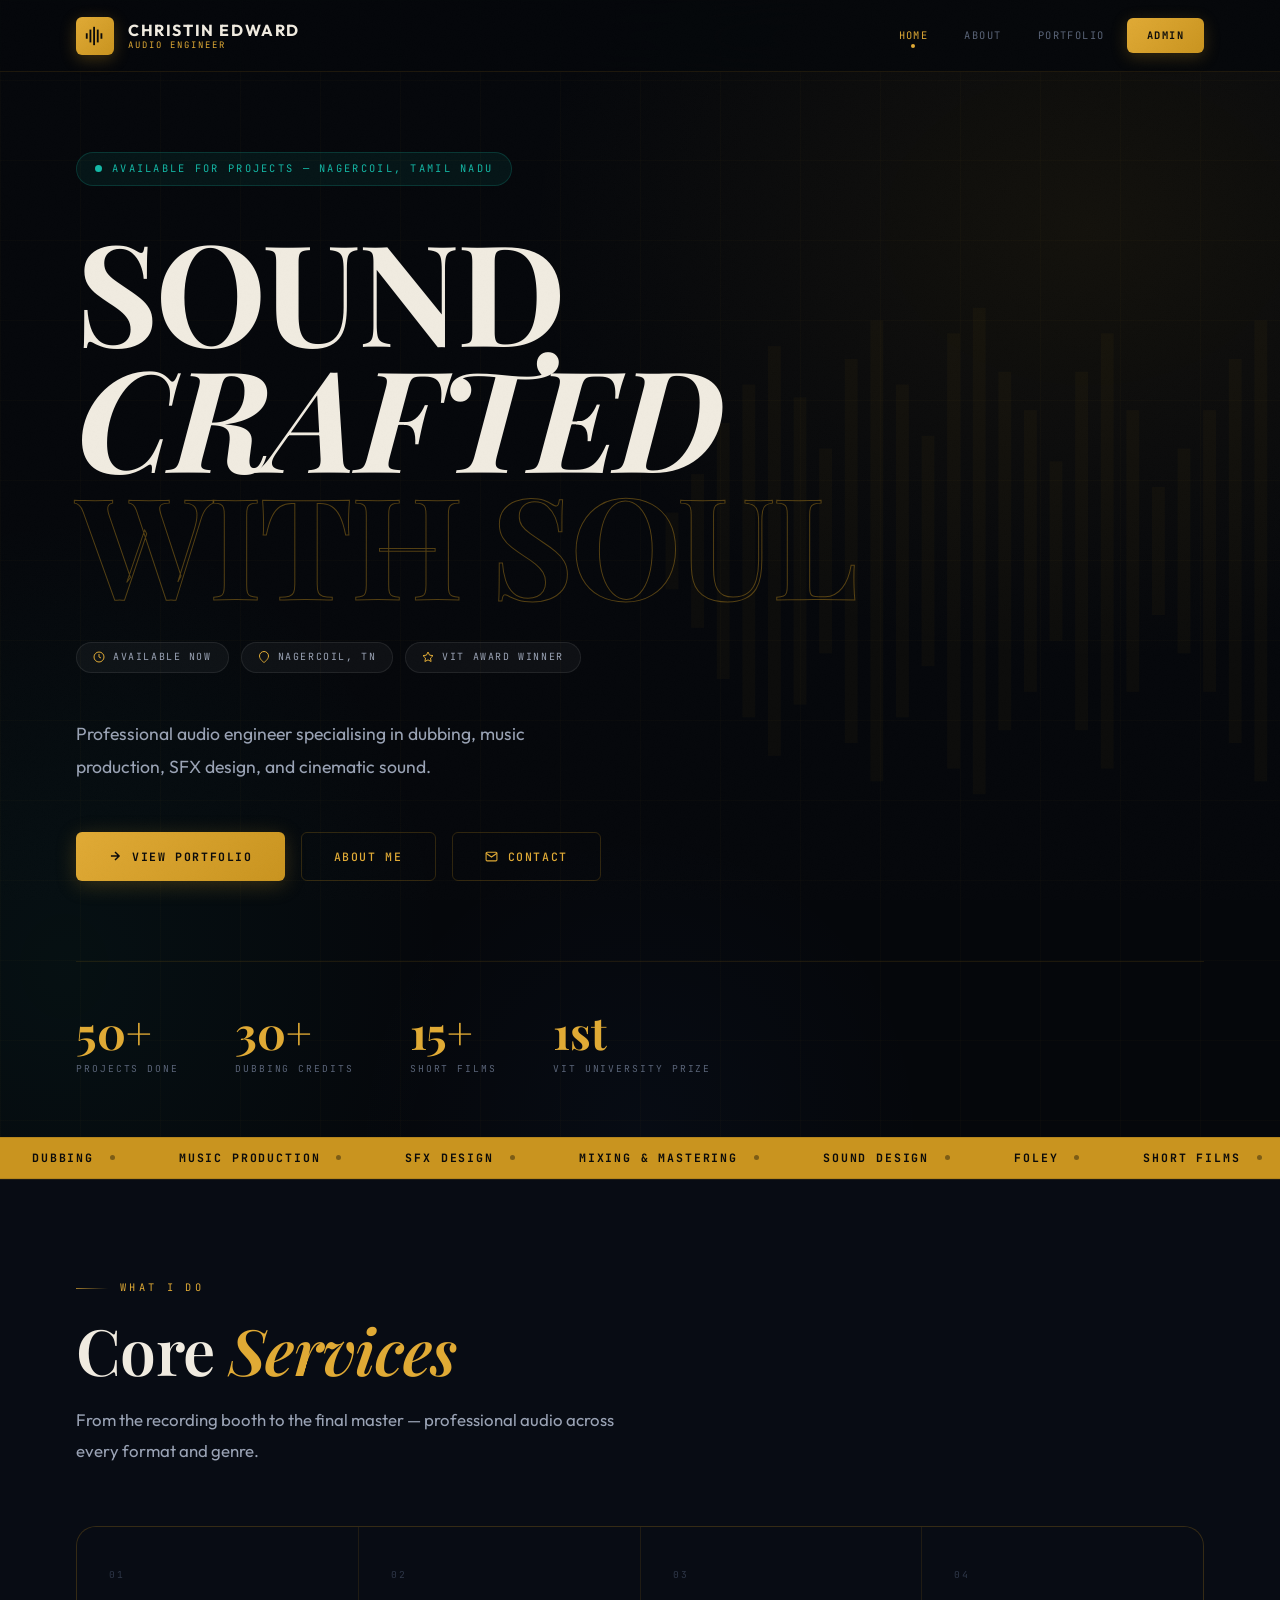
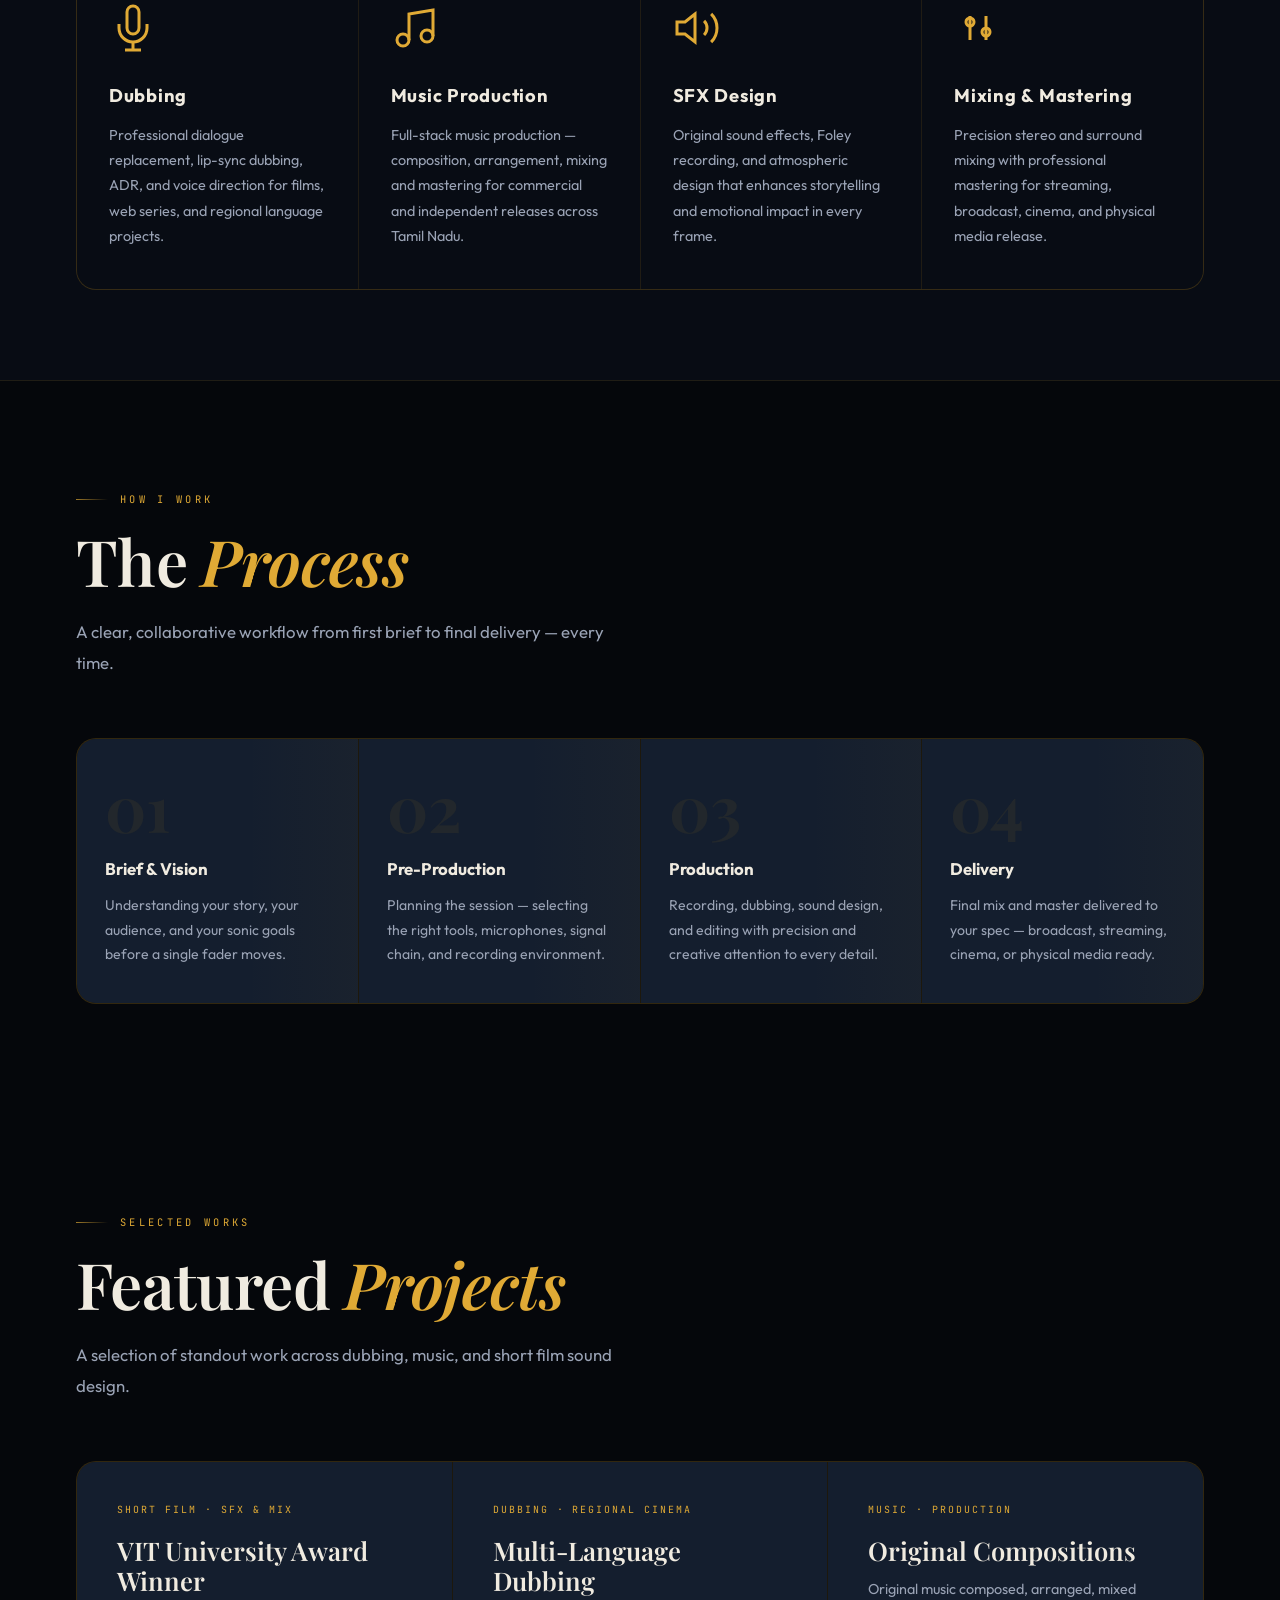
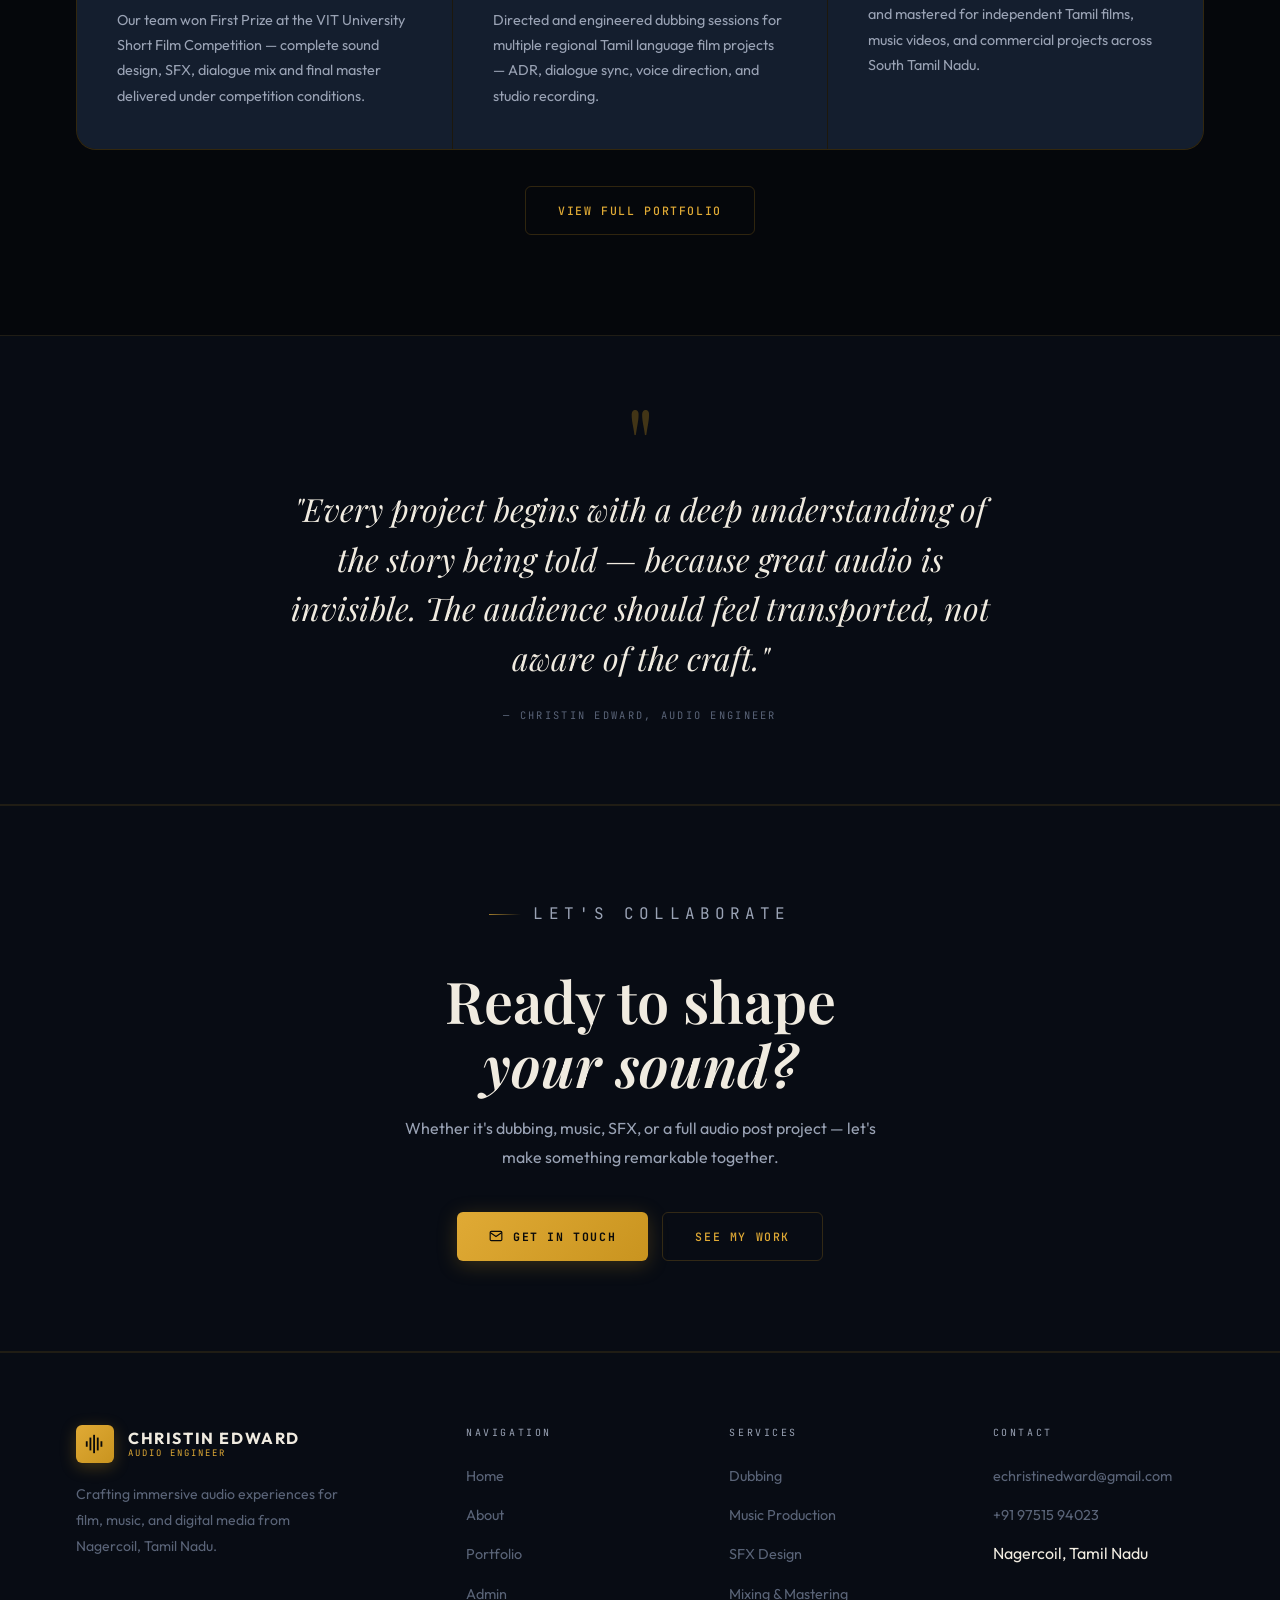
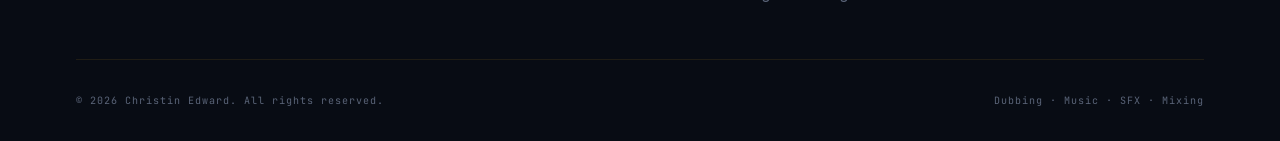
<file: index.html>
<!DOCTYPE html>
<html lang="en">
<head>
<meta charset="UTF-8"/>
<meta name="viewport" content="width=device-width, initial-scale=1.0"/>
<meta name="description" content="Christin Edward — Professional Audio Engineer specialising in dubbing, music production, SFX design, and mixing from Nagercoil, Tamil Nadu."/>
<meta name="keywords" content="audio engineer, dubbing, sound design, mixing, mastering, SFX, Tamil Nadu, Nagercoil"/>
<title id="pg-title">Christin Edward — Audio Engineer</title>
<link rel="stylesheet" href="style.css"/>
<style>
/* Page-specific extras */
.hero-badge-row { display:flex; gap:12px; flex-wrap:wrap; margin-bottom:44px; }
.hero-badge {
  display:inline-flex; align-items:center; gap:8px;
  background:rgba(255,255,255,.04); border:1px solid rgba(255,255,255,.08);
  border-radius:100px; padding:6px 16px;
  font-family:var(--f-mono); font-size:.62rem; letter-spacing:.16em;
  text-transform:uppercase; color:var(--tx-2);
}
.hero-badge svg { width:12px; height:12px; color:var(--gold-2); }
/* Scrolling ticker */
.ticker-wrap {
  overflow:hidden; background:var(--gold); padding:10px 0;
  border-top:1px solid rgba(0,0,0,.1); border-bottom:1px solid rgba(0,0,0,.1);
}
.ticker-inner {
  display:flex; gap:0; white-space:nowrap;
  animation:ticker 28s linear infinite;
}
.ticker-inner:hover { animation-play-state:paused; }
@keyframes ticker {
  from { transform:translateX(0); }
  to   { transform:translateX(-50%); }
}
.ticker-item {
  display:inline-flex; align-items:center; gap:16px;
  font-family:var(--f-mono); font-size:.72rem; font-weight:700;
  letter-spacing:.16em; text-transform:uppercase; color:#0a0a0a;
  padding:0 32px;
}
.ticker-dot { width:5px; height:5px; border-radius:50%; background:#0a0a0a; opacity:.4; }
/* Process section */
.process-section { padding:100px 0; background:var(--bg-void); }
.process-grid { display:grid; grid-template-columns:repeat(4,1fr); gap:1px; background:var(--b1); border:1px solid var(--b1); border-radius:var(--r-lg); overflow:hidden; margin-top:60px; }
.process-step { background:var(--bg-card); padding:36px 28px; transition:background var(--dur-med); position:relative; overflow:hidden; }
.process-step::after { content:''; position:absolute; top:0; right:0; width:40%; height:100%; background:linear-gradient(to left,rgba(201,148,31,.03),transparent); pointer-events:none; }
.process-step:hover { background:var(--bg-raised); }
.process-num { font-family:var(--f-serif); font-size:4rem; font-weight:700; color:rgba(201,148,31,.08); line-height:1; margin-bottom:16px; }
.process-name { font-family:var(--f-sans); font-size:1.05rem; font-weight:700; color:var(--tx-1); margin-bottom:10px; }
.process-desc { font-size:.88rem; color:var(--tx-2); line-height:1.75; }
/* Testimonial / quote block */
.quote-section { padding:80px 0; background:var(--bg-deep); border-top:1px solid var(--b1); border-bottom:1px solid var(--b1); text-align:center; }
.quote-mark { font-family:var(--f-serif); font-size:6rem; color:var(--gold-a30); line-height:0.5; margin-bottom:20px; }
.quote-text { font-family:var(--f-serif); font-size:clamp(1.4rem,2.5vw,2rem); font-weight:400; font-style:italic; color:var(--tx-1); max-width:700px; margin:0 auto 24px; line-height:1.55; }
.quote-author { font-family:var(--f-mono); font-size:.65rem; letter-spacing:.22em; text-transform:uppercase; color:var(--tx-3); }
@media(max-width:768px){
  .process-grid{grid-template-columns:repeat(2,1fr)}
  .services-grid{grid-template-columns:repeat(2,1fr)}
}
@media(max-width:480px){
  .process-grid{grid-template-columns:1fr}
  .services-grid{grid-template-columns:1fr}
}
</style>
</head>
<body>

<!-- NAV -->
<nav class="nav" id="mainNav">
  <div class="nav-inner">
    <a href="index.html" class="logo">
      <div class="logo-icon"><svg viewBox="0 0 24 24"><rect x="2" y="9" width="2" height="6"/><rect x="6" y="5" width="2" height="14"/><rect x="10" y="2" width="2" height="20"/><rect x="14" y="5" width="2" height="14"/><rect x="18" y="9" width="2" height="6"/></svg></div>
      <div class="logo-text"><div class="logo-name" id="lname">Christin Edward</div><div class="logo-role" id="lrole">Audio Engineer</div></div>
    </a>
    <nav class="nav-links">
      <a href="index.html" class="active">Home</a>
      <a href="about.html">About</a>
      <a href="portfolio.html">Portfolio</a>
      <a href="admin.html" class="nav-cta">Admin</a>
    </nav>
  </div>
</nav>

<!-- HERO -->
<section class="hero">
  <div class="hero-bg"></div>
  <div class="hero-grid"></div>
  <!-- Right-side waveform decoration -->
  <div class="hero-corner" aria-hidden="true">
    <svg viewBox="0 0 500 600" xmlns="http://www.w3.org/2000/svg" preserveAspectRatio="xMaxYMid meet">
      <g fill="#c9941f" opacity="0.22">
        <rect x="20"  y="200" width="10" height="60"/><rect x="40"  y="170" width="10" height="120"/>
        <rect x="60"  y="130" width="10" height="200"/><rect x="80"  y="100" width="10" height="260"/>
        <rect x="100" y="70"  width="10" height="320"/><rect x="120" y="110" width="10" height="240"/>
        <rect x="140" y="150" width="10" height="160"/><rect x="160" y="80"  width="10" height="300"/>
        <rect x="180" y="50"  width="10" height="360"/><rect x="200" y="100" width="10" height="260"/>
        <rect x="220" y="140" width="10" height="180"/><rect x="240" y="60"  width="10" height="340"/>
        <rect x="260" y="40"  width="10" height="380"/><rect x="280" y="90"  width="10" height="280"/>
        <rect x="300" y="120" width="10" height="220"/><rect x="320" y="160" width="10" height="140"/>
        <rect x="340" y="90"  width="10" height="280"/><rect x="360" y="60"  width="10" height="340"/>
        <rect x="380" y="120" width="10" height="220"/><rect x="400" y="180" width="10" height="100"/>
        <rect x="420" y="150" width="10" height="160"/><rect x="440" y="120" width="10" height="220"/>
        <rect x="460" y="80"  width="10" height="300"/><rect x="480" y="50"  width="10" height="360"/>
      </g>
    </svg>
  </div>

  <div class="hero-content">
    <!-- Availability badge -->
    <div class="hero-availability">
      <span class="avail-dot"></span>
      <span id="h-loc">Available for Projects — Nagercoil, Tamil Nadu</span>
    </div>

    <!-- Headline -->
    <h1 class="hero-title">
      <span id="h-l1">SOUND</span><br>
      <em id="h-l2">CRAFTED</em><br>
      <span class="outline" id="h-l3">WITH SOUL</span>
    </h1>

    <!-- Badges row -->
    <div class="hero-badge-row">
      <span class="hero-badge"><svg viewBox="0 0 24 24" fill="none" stroke="currentColor" stroke-width="2"><circle cx="12" cy="12" r="10"/><polyline points="12 6 12 12 16 14"/></svg>Available Now</span>
      <span class="hero-badge"><svg viewBox="0 0 24 24" fill="none" stroke="currentColor" stroke-width="2"><path d="M21 10c0 7-9 13-9 13s-9-6-9-13a9 9 0 0 1 18 0z"/></svg>Nagercoil, TN</span>
      <span class="hero-badge"><svg viewBox="0 0 24 24" fill="none" stroke="currentColor" stroke-width="2"><polygon points="12 2 15.09 8.26 22 9.27 17 14.14 18.18 21.02 12 17.77 5.82 21.02 7 14.14 2 9.27 8.91 8.26 12 2"/></svg>VIT Award Winner</span>
    </div>

    <p class="hero-desc" id="h-desc">Professional audio engineer specialising in dubbing, music production, SFX design, and cinematic sound. Delivering immersive audio experiences that move audiences and elevate stories.</p>

    <div class="hero-actions">
      <a href="portfolio.html" class="btn btn-primary">
        <svg width="14" height="14" viewBox="0 0 24 24" fill="none" stroke="currentColor" stroke-width="2.5"><path d="M5 12h14M12 5l7 7-7 7"/></svg>
        View Portfolio
      </a>
      <a href="about.html" class="btn btn-outline">About Me</a>
      <a id="h-email-btn" href="mailto:echristinedward@gmail.com" class="btn btn-outline">
        <svg width="13" height="13" viewBox="0 0 24 24" fill="none" stroke="currentColor" stroke-width="2"><path d="M4 4h16c1.1 0 2 .9 2 2v12c0 1.1-.9 2-2 2H4c-1.1 0-2-.9-2-2V6c0-1.1.9-2 2-2z"/><polyline points="22,6 12,13 2,6"/></svg>
        Contact
      </a>
    </div>

    <!-- Stats -->
    <div class="hero-stats">
      <div><div class="stat-num" id="h-s1n">50+</div><div class="stat-lbl" id="h-s1l">Projects Done</div></div>
      <div><div class="stat-num" id="h-s2n">30+</div><div class="stat-lbl" id="h-s2l">Dubbing Credits</div></div>
      <div><div class="stat-num" id="h-s3n">15+</div><div class="stat-lbl" id="h-s3l">Short Films</div></div>
      <div><div class="stat-num" id="h-s4n">1st</div><div class="stat-lbl" id="h-s4l">VIT University Prize</div></div>
    </div>
  </div>
</section>

<!-- TICKER -->
<div class="ticker-wrap" aria-hidden="true">
  <div class="ticker-inner">
    <!-- Two copies for seamless loop -->
    <script>
    (function(){
      const items=["Dubbing","Music Production","SFX Design","Mixing & Mastering","Sound Design","Foley","Short Films","Post Production","Audio Engineering"];
      const c=document.currentScript;
      let h='';
      [items,items].forEach(arr=>arr.forEach(t=>{ h+=`<span class="ticker-item">${t}<span class="ticker-dot"></span></span>`; }));
      c.parentNode.innerHTML+=h;
    })();
    </script>
  </div>
</div>

<!-- SERVICES -->
<section class="services-section">
  <div class="container">
    <p class="eyebrow">What I Do</p>
    <h2 class="section-title">Core <em>Services</em></h2>
    <p class="section-subtitle">From the recording booth to the final master — professional audio across every format and genre.</p>
    <div class="services-grid">
      <article class="service-card">
        <div class="service-num">01</div>
        <svg class="service-icon" viewBox="0 0 24 24" fill="none" stroke="currentColor" stroke-width="1.5"><path d="M12 1a3 3 0 0 0-3 3v8a3 3 0 0 0 6 0V4a3 3 0 0 0-3-3z"/><path d="M19 10v2a7 7 0 0 1-14 0v-2"/><line x1="12" y1="19" x2="12" y2="23"/><line x1="8" y1="23" x2="16" y2="23"/></svg>
        <h3 class="service-name">Dubbing</h3>
        <p class="service-desc">Professional dialogue replacement, lip-sync dubbing, ADR, and voice direction for films, web series, and regional language projects.</p>
      </article>
      <article class="service-card">
        <div class="service-num">02</div>
        <svg class="service-icon" viewBox="0 0 24 24" fill="none" stroke="currentColor" stroke-width="1.5"><path d="M9 18V5l12-2v13"/><circle cx="6" cy="18" r="3"/><circle cx="18" cy="16" r="3"/></svg>
        <h3 class="service-name">Music Production</h3>
        <p class="service-desc">Full-stack music production — composition, arrangement, mixing and mastering for commercial and independent releases across Tamil Nadu.</p>
      </article>
      <article class="service-card">
        <div class="service-num">03</div>
        <svg class="service-icon" viewBox="0 0 24 24" fill="none" stroke="currentColor" stroke-width="1.5"><polygon points="11 5 6 9 2 9 2 15 6 15 11 19 11 5"/><path d="M15.54 8.46a5 5 0 0 1 0 7.07"/><path d="M19.07 4.93a10 10 0 0 1 0 14.14"/></svg>
        <h3 class="service-name">SFX Design</h3>
        <p class="service-desc">Original sound effects, Foley recording, and atmospheric design that enhances storytelling and emotional impact in every frame.</p>
      </article>
      <article class="service-card">
        <div class="service-num">04</div>
        <svg class="service-icon" viewBox="0 0 24 24" fill="none" stroke="currentColor" stroke-width="1.5"><line x1="8" y1="6" x2="8" y2="18"/><circle cx="8" cy="9" r="2"/><line x1="16" y1="6" x2="16" y2="18"/><circle cx="16" cy="14" r="2"/></svg>
        <h3 class="service-name">Mixing &amp; Mastering</h3>
        <p class="service-desc">Precision stereo and surround mixing with professional mastering for streaming, broadcast, cinema, and physical media release.</p>
      </article>
    </div>
  </div>
</section>

<!-- PROCESS -->
<section class="process-section">
  <div class="container">
    <p class="eyebrow">How I Work</p>
    <h2 class="section-title">The <em>Process</em></h2>
    <p class="section-subtitle">A clear, collaborative workflow from first brief to final delivery — every time.</p>
    <div class="process-grid">
      <div class="process-step"><div class="process-num">01</div><div class="process-name">Brief &amp; Vision</div><p class="process-desc">Understanding your story, your audience, and your sonic goals before a single fader moves.</p></div>
      <div class="process-step"><div class="process-num">02</div><div class="process-name">Pre-Production</div><p class="process-desc">Planning the session — selecting the right tools, microphones, signal chain, and recording environment.</p></div>
      <div class="process-step"><div class="process-num">03</div><div class="process-name">Production</div><p class="process-desc">Recording, dubbing, sound design, and editing with precision and creative attention to every detail.</p></div>
      <div class="process-step"><div class="process-num">04</div><div class="process-name">Delivery</div><p class="process-desc">Final mix and master delivered to your spec — broadcast, streaming, cinema, or physical media ready.</p></div>
    </div>
  </div>
</section>

<!-- FEATURED -->
<section class="featured-section">
  <div class="container">
    <p class="eyebrow">Selected Works</p>
    <h2 class="section-title">Featured <em>Projects</em></h2>
    <p class="section-subtitle">A selection of standout work across dubbing, music, and short film sound design.</p>
    <div class="featured-grid">
      <article class="featured-item">
        <div class="featured-type">Short Film · SFX &amp; Mix</div>
        <h3 class="featured-title">VIT University Award Winner</h3>
        <p class="featured-desc">Our team won First Prize at the VIT University Short Film Competition — complete sound design, SFX, dialogue mix and final master delivered under competition conditions.</p>
        <svg class="featured-arrow" viewBox="0 0 24 24" fill="none" stroke="currentColor" stroke-width="2"><path d="M5 12h14M12 5l7 7-7 7"/></svg>
      </article>
      <article class="featured-item">
        <div class="featured-type">Dubbing · Regional Cinema</div>
        <h3 class="featured-title">Multi-Language Dubbing</h3>
        <p class="featured-desc">Directed and engineered dubbing sessions for multiple regional Tamil language film projects — ADR, dialogue sync, voice direction, and studio recording.</p>
        <svg class="featured-arrow" viewBox="0 0 24 24" fill="none" stroke="currentColor" stroke-width="2"><path d="M5 12h14M12 5l7 7-7 7"/></svg>
      </article>
      <article class="featured-item">
        <div class="featured-type">Music · Production</div>
        <h3 class="featured-title">Original Compositions</h3>
        <p class="featured-desc">Original music composed, arranged, mixed and mastered for independent Tamil films, music videos, and commercial projects across South Tamil Nadu.</p>
        <svg class="featured-arrow" viewBox="0 0 24 24" fill="none" stroke="currentColor" stroke-width="2"><path d="M5 12h14M12 5l7 7-7 7"/></svg>
      </article>
    </div>
    <div style="margin-top:36px;text-align:center"><a href="portfolio.html" class="btn btn-outline">View Full Portfolio</a></div>
  </div>
</section>

<!-- QUOTE -->
<section class="quote-section">
  <div class="container">
    <div class="quote-mark">"</div>
    <blockquote class="quote-text">"Every project begins with a deep understanding of the story being told — because great audio is invisible. The audience should feel transported, not aware of the craft."</blockquote>
    <p class="quote-author">— Christin Edward, Audio Engineer</p>
  </div>
</section>

<!-- CTA -->
<section class="cta-band">
  <div class="container">
    <p class="eyebrow" style="justify-content:center;">Let's Collaborate</p>
    <h2 class="cta-band-title">Ready to shape<br><em>your sound?</em></h2>
    <p>Whether it's dubbing, music, SFX, or a full audio post project — let's make something remarkable together.</p>
    <div style="display:flex;gap:14px;justify-content:center;flex-wrap:wrap;">
      <a id="cta-mail" href="mailto:echristinedward@gmail.com" class="btn btn-primary">
        <svg width="14" height="14" viewBox="0 0 24 24" fill="none" stroke="currentColor" stroke-width="2"><path d="M4 4h16c1.1 0 2 .9 2 2v12c0 1.1-.9 2-2 2H4c-1.1 0-2-.9-2-2V6c0-1.1.9-2 2-2z"/><polyline points="22,6 12,13 2,6"/></svg>
        Get In Touch
      </a>
      <a href="portfolio.html" class="btn btn-outline">See My Work</a>
    </div>
  </div>
</section>

<!-- FOOTER -->
<footer>
  <div class="container">
    <div class="footer-inner">
      <div class="footer-brand">
        <a href="index.html" class="logo">
          <div class="logo-icon"><svg viewBox="0 0 24 24"><rect x="2" y="9" width="2" height="6"/><rect x="6" y="5" width="2" height="14"/><rect x="10" y="2" width="2" height="20"/><rect x="14" y="5" width="2" height="14"/><rect x="18" y="9" width="2" height="6"/></svg></div>
          <div class="logo-text"><div class="logo-name" id="f-name">Christin Edward</div><div class="logo-role">Audio Engineer</div></div>
        </a>
        <p id="f-tagline">Crafting immersive audio experiences for film, music, and digital media from Nagercoil, Tamil Nadu.</p>
      </div>
      <div><p class="footer-col-title">Navigation</p><ul class="footer-links"><li><a href="index.html">Home</a></li><li><a href="about.html">About</a></li><li><a href="portfolio.html">Portfolio</a></li><li><a href="admin.html">Admin</a></li></ul></div>
      <div><p class="footer-col-title">Services</p><ul class="footer-links"><li><a href="portfolio.html">Dubbing</a></li><li><a href="portfolio.html">Music Production</a></li><li><a href="portfolio.html">SFX Design</a></li><li><a href="portfolio.html">Mixing &amp; Mastering</a></li></ul></div>
      <div><p class="footer-col-title">Contact</p><ul class="footer-links"><li><a id="f-email" href="mailto:echristinedward@gmail.com">echristinedward@gmail.com</a></li><li><a id="f-phone" href="tel:+919751594023">+91 97515 94023</a></li><li id="f-loc">Nagercoil, Tamil Nadu</li></ul></div>
    </div>
    <div class="footer-bottom"><span id="f-copy">&copy; 2025 Christin Edward. All rights reserved.</span><span>Dubbing · Music · SFX · Mixing</span></div>
  </div>
</footer>

<script>
/* Load site data from localStorage and update DOM */
function g(k,d){ try{return JSON.parse(localStorage.getItem(k))||d;}catch(e){return d;} }
const PR=g('profile',{name:'Christin Edward',title:'Audio Engineer',tagline:'',avail:''});
const HE=g('hero',{l1:'SOUND',l2:'CRAFTED',l3:'WITH SOUL',loc:'Available for Projects — Nagercoil, Tamil Nadu',desc:'Professional audio engineer specialising in dubbing, music production, SFX design, and cinematic sound.',s1n:'50+',s1l:'Projects Done',s2n:'30+',s2l:'Dubbing Credits',s3n:'15+',s3l:'Short Films',s4n:'1st',s4l:'VIT University Prize'});
const CO=g('contact',{email:'echristinedward@gmail.com',phone:'+91 97515 94023',loc:'Nagercoil, Tamil Nadu'});
const set=(id,v)=>{const e=document.getElementById(id);if(e&&v)e.textContent=v;};
const seta=(id,attr,v)=>{const e=document.getElementById(id);if(e&&v)e.setAttribute(attr,v);};
// Nav
set('lname',PR.name); set('lrole',PR.title);
// Hero
set('h-l1',HE.l1); set('h-l2',HE.l2); set('h-l3',HE.l3);
set('h-loc',HE.loc); set('h-desc',HE.desc);
set('h-s1n',HE.s1n); set('h-s1l',HE.s1l);
set('h-s2n',HE.s2n); set('h-s2l',HE.s2l);
set('h-s3n',HE.s3n); set('h-s3l',HE.s3l);
set('h-s4n',HE.s4n); set('h-s4l',HE.s4l);
seta('h-email-btn','href','mailto:'+CO.email);
// Footer
set('f-name',PR.name);
if(PR.tagline) set('f-tagline',PR.tagline+' Based in '+CO.loc+'.');
set('f-email',CO.email); seta('f-email','href','mailto:'+CO.email);
set('f-phone',CO.phone); seta('f-phone','href','tel:'+CO.phone.replace(/\s/g,''));
set('f-loc',CO.loc);
set('f-copy','© '+new Date().getFullYear()+' '+PR.name+'. All rights reserved.');
document.getElementById('pg-title').textContent=PR.name+' — '+PR.title;
seta('cta-mail','href','mailto:'+CO.email);
// Scroll-based nav style
window.addEventListener('scroll',()=>{
  document.getElementById('mainNav').classList.toggle('nav-scrolled',window.scrollY>40);
},{ passive:true });
</script>
</body>
</html>
</file>
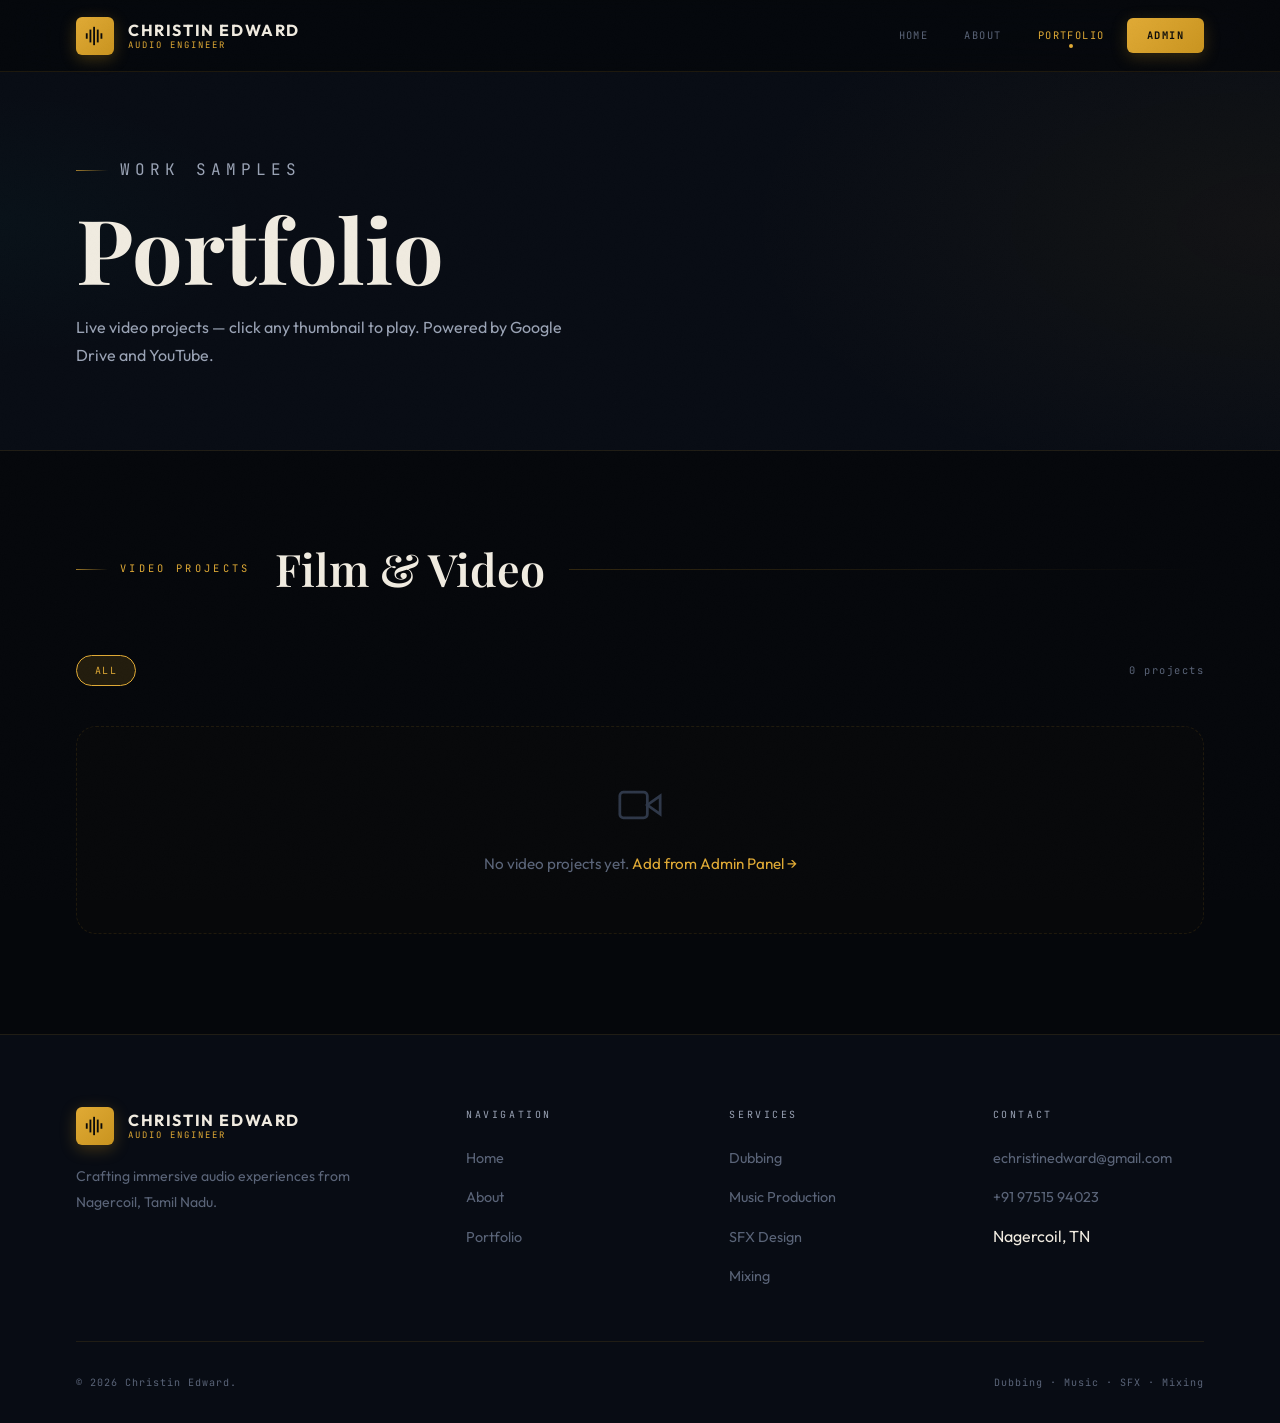
<file: portfolio.html>
<!DOCTYPE html>
<html lang="en">
<head>
<meta charset="UTF-8"/>
<meta name="viewport" content="width=device-width, initial-scale=1.0"/>
<meta name="description" content="Portfolio of Christin Edward — Video projects across film, music, and sound design."/>
<title id="pg-title">Portfolio — Christin Edward</title>
<link rel="stylesheet" href="style.css"/>
<style>
/* Portfolio-specific */
.port-filter-row { display:flex; gap:8px; flex-wrap:wrap; margin-bottom:40px; }
.filter-btn {
  font-family:var(--f-mono); font-size:.62rem; letter-spacing:.14em; text-transform:uppercase;
  padding:8px 18px; border-radius:100px;
  border:1px solid var(--b1); background:transparent; color:var(--tx-3);
  cursor:pointer; transition:all var(--dur-fast);
}
.filter-btn:hover { border-color:var(--b2); color:var(--tx-2); }
.filter-btn.active { border-color:var(--gold-2); background:var(--gold-a15); color:var(--gold-2); }
.port-count { font-family:var(--f-mono); font-size:.65rem; letter-spacing:.14em; color:var(--tx-3); margin-left:auto; align-self:center; }
/* Video card enhancements */
.v-card { position:relative; }
.v-card-new {
  position:absolute; top:14px; left:14px; z-index:2;
  background:var(--gold-2); color:#0a0a0a;
  font-family:var(--f-mono); font-size:.55rem; font-weight:700;
  letter-spacing:.12em; text-transform:uppercase;
  padding:3px 9px; border-radius:var(--r-xs);
}
</style>
</head>
<body>

<nav class="nav" id="mainNav">
  <div class="nav-inner">
    <a href="index.html" class="logo">
      <div class="logo-icon"><svg viewBox="0 0 24 24"><rect x="2" y="9" width="2" height="6"/><rect x="6" y="5" width="2" height="14"/><rect x="10" y="2" width="2" height="20"/><rect x="14" y="5" width="2" height="14"/><rect x="18" y="9" width="2" height="6"/></svg></div>
      <div class="logo-text"><div class="logo-name" id="lname">Christin Edward</div><div class="logo-role" id="lrole">Audio Engineer</div></div>
    </a>
    <nav class="nav-links">
      <a href="index.html">Home</a>
      <a href="about.html">About</a>
      <a href="portfolio.html" class="active">Portfolio</a>
      <a href="admin.html" class="nav-cta">Admin</a>
    </nav>
  </div>
</nav>

<header class="page-hero">
  <div class="page-hero-bg"></div>
  <div class="container page-hero-inner">
    <p class="eyebrow">Work Samples</p>
    <h1>Portfolio</h1>
    <p>Live video projects — click any thumbnail to play. Powered by Google Drive and YouTube.</p>
  </div>
</header>

<main class="portfolio-section">
  <div class="container">

    <!-- Video section -->
    <div class="port-heading-row" style="padding-top:0">
      <p class="eyebrow" style="margin-bottom:0;white-space:nowrap">Video Projects</p>
      <h2>Film &amp; Video</h2>
      <div class="port-rule"></div>
    </div>

    <!-- Filter bar -->
    <div class="port-filter-row" id="filterRow">
      <button class="filter-btn active" data-filter="all" onclick="filterVideos('all',this)">All</button>
      <span class="port-count" id="portCount">0 projects</span>
    </div>

    <div class="video-grid" id="videoGrid"></div>

  </div>
</main>

<!-- FOOTER -->
<footer>
  <div class="container">
    <div class="footer-inner">
      <div class="footer-brand">
        <a href="index.html" class="logo">
          <div class="logo-icon"><svg viewBox="0 0 24 24"><rect x="2" y="9" width="2" height="6"/><rect x="6" y="5" width="2" height="14"/><rect x="10" y="2" width="2" height="20"/><rect x="14" y="5" width="2" height="14"/><rect x="18" y="9" width="2" height="6"/></svg></div>
          <div class="logo-text"><div class="logo-name" id="f-name">Christin Edward</div><div class="logo-role">Audio Engineer</div></div>
        </a>
        <p>Crafting immersive audio experiences from Nagercoil, Tamil Nadu.</p>
      </div>
      <div><p class="footer-col-title">Navigation</p><ul class="footer-links"><li><a href="index.html">Home</a></li><li><a href="about.html">About</a></li><li><a href="portfolio.html">Portfolio</a></li></ul></div>
      <div><p class="footer-col-title">Services</p><ul class="footer-links"><li><a href="#">Dubbing</a></li><li><a href="#">Music Production</a></li><li><a href="#">SFX Design</a></li><li><a href="#">Mixing</a></li></ul></div>
      <div><p class="footer-col-title">Contact</p><ul class="footer-links"><li><a id="fe" href="#">echristinedward@gmail.com</a></li><li><a id="fp" href="#">+91 97515 94023</a></li><li id="fl">Nagercoil, TN</li></ul></div>
    </div>
    <div class="footer-bottom"><span id="f-copy">&copy; 2025 Christin Edward. All rights reserved.</span><span>Dubbing · Music · SFX · Mixing</span></div>
  </div>
</footer>

<script>
function g(k,d){try{return JSON.parse(localStorage.getItem(k))||d;}catch(e){return d;}}
const set=(id,v)=>{const e=document.getElementById(id);if(e&&v)e.textContent=v;};
const seta=(id,a,v)=>{const e=document.getElementById(id);if(e&&v)e.setAttribute(a,v);};
const PR=g('profile',{name:'Christin Edward',title:'Audio Engineer'});
const CO=g('contact',{email:'echristinedward@gmail.com',phone:'+91 97515 94023',loc:'Nagercoil, TN'});
set('lname',PR.name); set('lrole',PR.title);
document.getElementById('pg-title').textContent='Portfolio — '+PR.name;
set('f-name',PR.name);
set('fe',CO.email); seta('fe','href','mailto:'+CO.email);
set('fp',CO.phone); seta('fp','href','tel:'+CO.phone.replace(/\s/g,''));
set('fl',CO.loc); set('f-copy','© '+new Date().getFullYear()+' '+PR.name+'.');

function driveEmbed(url){
  if(!url) return '';
  const yt=url.match(/(?:youtube\.com\/watch\?v=|youtu\.be\/)([^&\s]+)/);
  if(yt) return `https://www.youtube.com/embed/${yt[1]}?autoplay=1&rel=0`;
  const m=url.match(/\/file\/d\/([^\/\?]+)/);
  if(m) return `https://drive.google.com/file/d/${m[1]}/preview`;
  return url;
}
function isYT(url){ return /youtube\.com|youtu\.be/.test(url||''); }

let allVideos=[], activeFilter='all';

function filterVideos(type, btn){
  activeFilter=type;
  document.querySelectorAll('.filter-btn').forEach(b=>b.classList.remove('active'));
  if(btn) btn.classList.add('active');
  renderVideos();
}

function renderVideos(){
  const grid=document.getElementById('videoGrid');
  const pub=allVideos.filter(p=>p.status==='published' && (activeFilter==='all'||p.type===activeFilter));
  document.getElementById('portCount').textContent=pub.length+' project'+(pub.length!==1?'s':'');

  if(!pub.length){
    grid.innerHTML=`<div class="empty-state">
      <svg viewBox="0 0 24 24" fill="none" stroke="currentColor" stroke-width="1.5"><polygon points="23 7 16 12 23 17 23 7"/><rect x="1" y="5" width="15" height="14" rx="2"/></svg>
      <p>No video projects yet. <a href="admin.html">Add from Admin Panel →</a></p>
    </div>`;
    return;
  }
  grid.innerHTML=pub.map(p=>{
    const sid=p.id.replace(/[^a-z0-9]/gi,'_');
    const embed=driveEmbed(p.driveLink||'');
    const src=isYT(p.driveLink||'')?'YouTube':'Google Drive';
    const thumbBlock=p.thumbnail
      ? `<div class="v-thumb" id="th-${sid}" onclick="playV('${sid}')">
           <img src="${p.thumbnail}" alt="${p.title}"/>
           <div class="v-play-overlay"><div class="v-play-btn"><svg viewBox="0 0 24 24"><polygon points="5 3 19 12 5 21 5 3"/></svg></div></div>
         </div>`
      : `<div class="v-thumb-fallback" id="th-${sid}" onclick="playV('${sid}')">
           <svg viewBox="0 0 24 24" fill="none" stroke="currentColor" stroke-width="1.5"><polygon points="23 7 16 12 23 17 23 7"/><rect x="1" y="5" width="15" height="14" rx="2"/></svg>
           <span>Click to Play</span>
         </div>`;
    return `<article class="v-card">
      ${thumbBlock}
      <div class="v-player" id="if-${sid}">
        <iframe src="${embed}" allow="autoplay;fullscreen" allowfullscreen loading="lazy"></iframe>
        <button class="v-close" onclick="closeV('${sid}')" title="Close">
          <svg viewBox="0 0 24 24" fill="none" stroke="currentColor" stroke-width="2"><line x1="18" y1="6" x2="6" y2="18"/><line x1="6" y1="6" x2="18" y2="18"/></svg>
        </button>
      </div>
      <div class="v-body">
        <span class="tag tag-red">${p.type||'Film'}</span>
        <h3 class="v-title">${p.title}</h3>
        <p class="v-desc">${p.description}</p>
        ${p.role?`<p class="v-role">${p.role}</p>`:''}
      </div>
      <div class="v-meta">
        <span class="v-meta-item"><svg viewBox="0 0 24 24" fill="none" stroke="currentColor" stroke-width="2"><circle cx="12" cy="12" r="10"/><polyline points="12 6 12 12 16 14"/></svg>${p.duration||'—'}</span>
        <span class="v-meta-item"><svg viewBox="0 0 24 24" fill="none" stroke="currentColor" stroke-width="2"><rect x="2" y="7" width="20" height="14" rx="2"/></svg>${p.year||'2025'}</span>
        <span class="v-meta-item"><svg viewBox="0 0 24 24" fill="none" stroke="currentColor" stroke-width="2"><path d="M21 15a2 2 0 0 1-2 2H7l-4 4V5a2 2 0 0 1 2-2h14a2 2 0 0 1 2 2z"/></svg>${src}</span>
      </div>
    </article>`;
  }).join('');
}

function playV(id){
  document.getElementById('th-'+id).style.display='none';
  document.getElementById('if-'+id).classList.add('active');
}
function closeV(id){
  const fw=document.getElementById('if-'+id);
  const ifr=fw.querySelector('iframe');
  const s=ifr.src; ifr.src=''; ifr.src=s;
  fw.classList.remove('active');
  document.getElementById('th-'+id).style.display='';
}

(function init(){
  allVideos=g('ce_video',[]);
  // Build filter buttons from available types
  const types=[...new Set(allVideos.filter(p=>p.status==='published').map(p=>p.type).filter(Boolean))];
  const fr=document.getElementById('filterRow');
  const count=fr.querySelector('.port-count');
  types.forEach(t=>{
    const btn=document.createElement('button');
    btn.className='filter-btn'; btn.textContent=t; btn.dataset.filter=t;
    btn.onclick=function(){ filterVideos(t,this); };
    fr.insertBefore(btn,count);
  });
  renderVideos();
})();

window.addEventListener('scroll',()=>{ document.getElementById('mainNav').classList.toggle('nav-scrolled',window.scrollY>40); },{passive:true});
</script>
</body>
</html>
</file>
<file: style.css>
/* ================================================================
   CHRISTIN EDWARD — AUDIO ENGINEER PORTFOLIO
   Advanced Premium Design System v3.0
   Dark Cinematic · Gold Accent · Professional Media Production
   ================================================================ */

@import url('https://fonts.googleapis.com/css2?family=Playfair+Display:ital,wght@0,400;0,600;0,700;1,400;1,600&family=Outfit:wght@300;400;500;600;700&family=JetBrains+Mono:wght@300;400;500&display=swap');

/* ── Design Tokens ──────────────────────────────────────────── */
:root {
  /* Backgrounds */
  --bg-void:     #05070b;
  --bg-deep:     #080c14;
  --bg-surface:  #0c1120;
  --bg-panel:    #111827;
  --bg-card:     #141e2e;
  --bg-raised:   #1a2540;
  --bg-hover:    #1f2d4a;

  /* Gold System */
  --gold:        #c9941f;
  --gold-2:      #e0aa35;
  --gold-3:      #f5c842;
  --gold-4:      #fad96a;
  --gold-a10:    rgba(201,148,31,.10);
  --gold-a15:    rgba(201,148,31,.15);
  --gold-a20:    rgba(201,148,31,.20);
  --gold-a30:    rgba(201,148,31,.30);

  /* Semantic colors */
  --teal:        #14b8a6;
  --teal-dim:    rgba(20,184,166,.12);
  --red:         #f43f5e;
  --red-dim:     rgba(244,63,94,.12);
  --green:       #10b981;
  --green-dim:   rgba(16,185,129,.12);
  --blue:        #3b82f6;

  /* Text */
  --tx-1:  #f0ebe0;
  --tx-2:  #9aa3b5;
  --tx-3:  #5a6478;
  --tx-4:  #2e3748;

  /* Borders */
  --b1:  rgba(201,148,31,.12);
  --b2:  rgba(201,148,31,.22);
  --b3:  rgba(201,148,31,.40);

  /* Typography */
  --f-serif:  'Playfair Display', Georgia, serif;
  --f-sans:   'Outfit', system-ui, sans-serif;
  --f-mono:   'JetBrains Mono', 'Courier New', monospace;

  /* Spacing */
  --nav-h:    72px;
  --r-xs:     0.2rem;
  --r-sm:     0.375rem;
  --r-md:     0.75rem;
  --r-lg:     1.25rem;
  --r-xl:     1.75rem;

  /* Motion */
  --ease-out:  cubic-bezier(0.22, 1, 0.36, 1);
  --ease-in:   cubic-bezier(0.55, 0, 1, 0.45);
  --ease-io:   cubic-bezier(0.4, 0, 0.2, 1);
  --dur-fast:  200ms;
  --dur-med:   350ms;
  --dur-slow:  550ms;
}

/* ── Reset & Base ───────────────────────────────────────────── */
*, *::before, *::after { box-sizing: border-box; margin: 0; padding: 0; }
html { scroll-behavior: smooth; font-size: 16px; -webkit-text-size-adjust: 100%; }
body {
  background: var(--bg-void);
  color: var(--tx-1);
  font-family: var(--f-sans);
  font-weight: 400;
  line-height: 1.7;
  overflow-x: hidden;
  -webkit-font-smoothing: antialiased;
  -moz-osx-font-smoothing: grayscale;
}
/* Cinematic grain overlay */
body::before {
  content: '';
  position: fixed; inset: 0; z-index: 9999;
  background-image: url("data:image/svg+xml,%3Csvg xmlns='http://www.w3.org/2000/svg' width='256' height='256'%3E%3Cfilter id='g'%3E%3CfeTurbulence type='fractalNoise' baseFrequency='0.85' numOctaves='4' stitchTiles='stitch'/%3E%3CfeColorMatrix type='saturate' values='0'/%3E%3C/filter%3E%3Crect width='256' height='256' filter='url(%23g)' opacity='0.028'/%3E%3C/svg%3E");
  pointer-events: none; opacity: .6;
}
a  { color: inherit; text-decoration: none; }
ul { list-style: none; }
img, video { max-width: 100%; display: block; }
button { cursor: pointer; font-family: inherit; }
input, textarea, select { font-family: inherit; }

/* ── Layout Utilities ───────────────────────────────────────── */
.container { max-width: 1200px; margin: 0 auto; padding: 0 36px; }
.section { padding: 100px 0; }
.section-sm { padding: 60px 0; }

/* ── Typography Utilities ───────────────────────────────────── */
.eyebrow {
  font-family: var(--f-mono);
  font-size: .65rem;
  letter-spacing: .32em;
  text-transform: uppercase;
  color: var(--gold-2);
  display: inline-flex;
  align-items: center;
  gap: 12px;
  margin-bottom: 18px;
}
.eyebrow::before {
  content: '';
  width: 32px; height: 1px;
  background: linear-gradient(90deg, var(--gold-2), transparent);
  opacity: .7;
}
.section-title {
  font-family: var(--f-serif);
  font-size: clamp(2.6rem, 5vw, 4.2rem);
  font-weight: 600;
  letter-spacing: -.01em;
  line-height: 1.08;
  color: var(--tx-1);
  margin-bottom: 20px;
}
.section-title em { font-style: italic; color: var(--gold-2); }
.section-subtitle {
  font-size: 1.05rem;
  color: var(--tx-2);
  line-height: 1.85;
  max-width: 560px;
  margin-bottom: 60px;
}

/* ── Buttons ────────────────────────────────────────────────── */
.btn {
  display: inline-flex;
  align-items: center;
  gap: 10px;
  padding: 14px 32px;
  border: none;
  border-radius: var(--r-sm);
  font-family: var(--f-mono);
  font-size: .72rem;
  font-weight: 500;
  letter-spacing: .14em;
  text-transform: uppercase;
  cursor: pointer;
  transition: transform var(--dur-med) var(--ease-out),
              box-shadow var(--dur-med) var(--ease-out),
              background var(--dur-fast) var(--ease-io);
  position: relative; overflow: hidden;
}
.btn::after {
  content: '';
  position: absolute; inset: 0;
  background: rgba(255,255,255,.08);
  opacity: 0;
  transition: opacity var(--dur-fast);
}
.btn:hover::after { opacity: 1; }
.btn-primary {
  background: linear-gradient(135deg, var(--gold-2), var(--gold));
  color: #0a0a0a;
  font-weight: 700;
  box-shadow: 0 4px 20px rgba(201,148,31,.25);
}
.btn-primary:hover {
  transform: translateY(-3px);
  box-shadow: 0 8px 32px rgba(201,148,31,.4);
}
.btn-outline {
  background: transparent;
  color: var(--gold-2);
  border: 1px solid var(--b2);
}
.btn-outline:hover {
  border-color: var(--gold-2);
  background: var(--gold-a10);
  transform: translateY(-3px);
}
.btn-sm { padding: 9px 20px; font-size: .65rem; }
.btn-icon { padding: 10px; border-radius: var(--r-md); }

/* ── Tag/Badge ──────────────────────────────────────────────── */
.tag {
  display: inline-flex; align-items: center;
  font-family: var(--f-mono); font-size: .6rem;
  letter-spacing: .18em; text-transform: uppercase;
  padding: 4px 12px; border-radius: var(--r-xs);
  border: 1px solid var(--b2);
  color: var(--gold-2); background: var(--gold-a10);
}
.tag-red   { color: var(--red);   background: var(--red-dim);   border-color: rgba(244,63,94,.25); }
.tag-teal  { color: var(--teal);  background: var(--teal-dim);  border-color: rgba(20,184,166,.25); }
.tag-green { color: var(--green); background: var(--green-dim); border-color: rgba(16,185,129,.25); }

/* ── Divider ────────────────────────────────────────────────── */
.divider { height: 1px; background: linear-gradient(90deg, transparent, var(--b2), transparent); margin: 60px 0; }

/* ── NAVIGATION ─────────────────────────────────────────────── */
.nav {
  position: fixed; top: 0; left: 0; right: 0;
  height: var(--nav-h); z-index: 1000;
  background: rgba(5,7,11,.88);
  backdrop-filter: blur(28px) saturate(180%);
  -webkit-backdrop-filter: blur(28px) saturate(180%);
  border-bottom: 1px solid var(--b1);
  transition: background var(--dur-med), border-color var(--dur-med);
}
.nav-scrolled { background: rgba(5,7,11,.96); border-bottom-color: var(--b2); }
.nav-inner {
  max-width: 1200px; margin: 0 auto; padding: 0 36px;
  height: 100%;
  display: flex; align-items: center; justify-content: space-between;
}
/* Logo */
.logo { display: flex; align-items: center; gap: 14px; }
.logo-icon {
  width: 38px; height: 38px;
  background: linear-gradient(135deg, var(--gold-2), var(--gold));
  border-radius: var(--r-sm);
  display: flex; align-items: center; justify-content: center;
  flex-shrink: 0;
  box-shadow: 0 4px 16px rgba(201,148,31,.3);
}
.logo-icon svg { width: 22px; height: 22px; fill: #0a0a0a; }
.logo-text { line-height: 1.2; }
.logo-name {
  font-family: var(--f-sans); font-size: 1rem; font-weight: 700;
  letter-spacing: .1em; text-transform: uppercase; color: var(--tx-1);
}
.logo-role {
  font-family: var(--f-mono); font-size: .56rem;
  letter-spacing: .22em; color: var(--gold-2); text-transform: uppercase;
}
/* Nav links */
.nav-links { display: flex; align-items: center; gap: 8px; }
.nav-links a {
  font-family: var(--f-mono); font-size: .65rem;
  letter-spacing: .14em; text-transform: uppercase;
  color: var(--tx-3);
  padding: 8px 14px; border-radius: var(--r-sm);
  transition: color var(--dur-fast), background var(--dur-fast);
  position: relative;
}
.nav-links a:hover { color: var(--gold-2); background: var(--gold-a10); }
.nav-links a.active { color: var(--gold-2); }
.nav-links a.active::after {
  content: '';
  position: absolute; bottom: 4px; left: 50%; transform: translateX(-50%);
  width: 4px; height: 4px; border-radius: 50%; background: var(--gold-2);
}
.nav-cta {
  background: linear-gradient(135deg, var(--gold-2), var(--gold)) !important;
  color: #0a0a0a !important;
  font-weight: 700 !important;
  padding: 9px 20px !important;
  box-shadow: 0 4px 16px rgba(201,148,31,.25);
}
.nav-cta:hover { transform: translateY(-1px); box-shadow: 0 6px 22px rgba(201,148,31,.35) !important; background: var(--gold-a10) !important; }
.nav-cta::after { display: none !important; }
.nav-cta.active::after { display: none !important; }

/* ── HERO ────────────────────────────────────────────────────── */
.hero {
  min-height: 100vh;
  padding-top: var(--nav-h);
  display: flex; flex-direction: column;
  position: relative; overflow: hidden;
}
.hero-bg {
  position: absolute; inset: 0;
  background:
    radial-gradient(ellipse 80% 70% at 85% 20%, rgba(201,148,31,.07) 0%, transparent 55%),
    radial-gradient(ellipse 60% 80% at 5% 85%,  rgba(20,184,166,.05)  0%, transparent 50%),
    radial-gradient(ellipse 50% 60% at 50% 100%, rgba(59,130,246,.04)  0%, transparent 45%);
}
.hero-grid {
  position: absolute; inset: 0;
  background-image:
    linear-gradient(rgba(201,148,31,.022) 1px, transparent 1px),
    linear-gradient(90deg, rgba(201,148,31,.022) 1px, transparent 1px);
  background-size: 80px 80px;
}
/* Animated corner accent */
.hero-corner {
  position: absolute; top: var(--nav-h); right: 0;
  width: 50%; height: 100%;
  opacity: .18; pointer-events: none;
}
.hero-corner svg { width: 100%; height: 100%; }
.hero-content {
  position: relative; z-index: 1;
  flex: 1;
  display: flex; flex-direction: column; justify-content: center;
  max-width: 1200px; margin: 0 auto; width: 100%;
  padding: 80px 36px 60px;
}
.hero-availability {
  display: inline-flex; align-items: center; gap: 10px;
  background: rgba(20,184,166,.08);
  border: 1px solid rgba(20,184,166,.2);
  border-radius: 100px;
  padding: 7px 18px;
  margin-bottom: 40px;
  width: fit-content;
  animation: fadeSlideUp .8s var(--ease-out) both;
}
.avail-dot {
  width: 7px; height: 7px; border-radius: 50%; background: var(--teal);
  animation: pulse-teal 2.5s ease-in-out infinite;
}
@keyframes pulse-teal {
  0%, 100% { box-shadow: 0 0 0 0 rgba(20,184,166,.5); }
  50%       { box-shadow: 0 0 0 8px rgba(20,184,166,.0); }
}
.hero-availability span {
  font-family: var(--f-mono); font-size: .65rem;
  letter-spacing: .22em; text-transform: uppercase; color: var(--teal);
}
.hero-title {
  font-family: var(--f-serif);
  font-size: clamp(4.5rem, 11vw, 10rem);
  font-weight: 700;
  letter-spacing: -.02em;
  line-height: .9;
  color: var(--tx-1);
  margin-bottom: 36px;
  animation: fadeSlideUp .9s .08s var(--ease-out) both;
}
.hero-title .gold { color: var(--gold-2); }
.hero-title .outline {
  -webkit-text-stroke: 1px rgba(201,148,31,.4);
  color: transparent;
}
.hero-desc {
  max-width: 500px;
  font-size: 1.1rem; color: var(--tx-2); line-height: 1.9;
  margin-bottom: 48px;
  animation: fadeSlideUp .9s .16s var(--ease-out) both;
}
.hero-actions {
  display: flex; gap: 16px; flex-wrap: wrap;
  margin-bottom: 80px;
  animation: fadeSlideUp .9s .24s var(--ease-out) both;
}
.hero-stats {
  display: flex; gap: 56px; flex-wrap: wrap;
  padding-top: 48px;
  border-top: 1px solid var(--b1);
  animation: fadeSlideUp .9s .32s var(--ease-out) both;
}
.stat-num {
  font-family: var(--f-serif);
  font-size: 2.8rem; font-weight: 700;
  color: var(--gold-2); line-height: 1;
  margin-bottom: 6px;
}
.stat-lbl {
  font-family: var(--f-mono);
  font-size: .6rem; letter-spacing: .2em;
  text-transform: uppercase; color: var(--tx-3);
}
@keyframes fadeSlideUp {
  from { opacity: 0; transform: translateY(32px); }
  to   { opacity: 1; transform: translateY(0); }
}

/* ── SERVICES SECTION ───────────────────────────────────────── */
.services-section {
  background: var(--bg-deep);
  border-top: 1px solid var(--b1); border-bottom: 1px solid var(--b1);
  padding: 90px 0;
}
.services-grid {
  display: grid;
  grid-template-columns: repeat(auto-fit, minmax(240px, 1fr));
  gap: 1px;
  background: var(--b1);
  border: 1px solid var(--b1);
  border-radius: var(--r-lg);
  overflow: hidden;
  margin-top: 56px;
}
.service-card {
  background: var(--bg-deep);
  padding: 40px 32px;
  transition: background var(--dur-med) var(--ease-io);
  position: relative;
  cursor: default;
}
.service-card::before {
  content: '';
  position: absolute; bottom: 0; left: 0; right: 0; height: 3px;
  background: linear-gradient(90deg, var(--gold-2), var(--gold-3));
  transform: scaleX(0); transform-origin: left;
  transition: transform var(--dur-slow) var(--ease-out);
}
.service-card:hover { background: var(--bg-surface); }
.service-card:hover::before { transform: scaleX(1); }
.service-num {
  font-family: var(--f-mono); font-size: .6rem;
  letter-spacing: .22em; color: var(--tx-4);
  margin-bottom: 20px;
}
.service-icon {
  width: 48px; height: 48px; color: var(--gold-2);
  margin-bottom: 20px;
  transition: transform var(--dur-med) var(--ease-out),
              color var(--dur-med);
}
.service-card:hover .service-icon { transform: scale(1.1); color: var(--gold-3); }
.service-name {
  font-family: var(--f-sans); font-size: 1.15rem; font-weight: 700;
  letter-spacing: .04em; color: var(--tx-1); margin-bottom: 12px;
}
.service-desc { font-size: .9rem; color: var(--tx-2); line-height: 1.75; }

/* ── FEATURED WORK ──────────────────────────────────────────── */
.featured-section { padding: 100px 0; background: var(--bg-void); }
.featured-grid {
  display: grid; grid-template-columns: repeat(3, 1fr);
  gap: 1px; background: var(--b1);
  border: 1px solid var(--b1); border-radius: var(--r-lg);
  overflow: hidden;
}
.featured-item {
  background: var(--bg-card); padding: 40px;
  transition: background var(--dur-med); cursor: default;
  position: relative;
}
.featured-item:hover { background: var(--bg-raised); }
.featured-type {
  font-family: var(--f-mono); font-size: .62rem;
  letter-spacing: .2em; text-transform: uppercase;
  color: var(--gold-2); margin-bottom: 16px;
}
.featured-title {
  font-family: var(--f-serif); font-size: 1.6rem; font-weight: 600;
  color: var(--tx-1); margin-bottom: 12px; line-height: 1.2;
}
.featured-desc { font-size: .9rem; color: var(--tx-2); line-height: 1.75; }
.featured-arrow {
  position: absolute; bottom: 40px; right: 40px;
  width: 28px; height: 28px; color: var(--gold-2);
  opacity: 0; transform: translateX(-10px);
  transition: opacity var(--dur-med), transform var(--dur-med) var(--ease-out);
}
.featured-item:hover .featured-arrow { opacity: 1; transform: translateX(0); }

/* ── CTA BAND ───────────────────────────────────────────────── */
.cta-band {
  background: var(--bg-deep);
  border-top: 1px solid var(--b1); border-bottom: 1px solid var(--b1);
  padding: 90px 0; text-align: center;
}
.cta-band-title {
  font-family: var(--f-serif); font-size: clamp(2.2rem, 4.5vw, 3.6rem);
  font-weight: 600; margin-bottom: 18px; line-height: 1.1;
}
.cta-band p { font-size: 1rem; color: var(--tx-2); max-width: 480px; margin: 0 auto 40px; line-height: 1.8; }

/* ── PAGE HERO ──────────────────────────────────────────────── */
.page-hero {
  padding: calc(var(--nav-h) + 80px) 0 80px;
  background: var(--bg-deep);
  border-bottom: 1px solid var(--b1);
  position: relative; overflow: hidden;
}
.page-hero-bg {
  position: absolute; inset: 0;
  background:
    radial-gradient(ellipse 70% 100% at 100% 50%, rgba(201,148,31,.05) 0%, transparent 60%),
    radial-gradient(ellipse 40% 60% at 0% 50%, rgba(20,184,166,.03) 0%, transparent 50%);
}
.page-hero-inner { position: relative; z-index: 1; }
.page-hero h1 {
  font-family: var(--f-serif);
  font-size: clamp(3.5rem, 7vw, 6rem);
  font-weight: 700; line-height: 1.0; margin-bottom: 20px;
}
.page-hero p { font-size: 1rem; color: var(--tx-2); max-width: 520px; line-height: 1.8; }

/* ── ABOUT PAGE ─────────────────────────────────────────────── */
.about-layout { padding: 100px 0; background: var(--bg-void); }
.about-grid { display: grid; grid-template-columns: 380px 1fr; gap: 80px; align-items: start; }
.about-sidebar { position: sticky; top: calc(var(--nav-h) + 32px); }
.portrait-wrap {
  width: 100%; aspect-ratio: 3/4;
  background: var(--bg-panel);
  border: 1px solid var(--b1);
  border-radius: var(--r-xl);
  overflow: hidden; position: relative;
  margin-bottom: 32px;
  box-shadow: 0 24px 64px rgba(0,0,0,.6);
}
.portrait-wrap img {
  position: absolute; inset: 0; width: 100%; height: 100%;
  object-fit: cover; object-position: top center; display: block;
}
.portrait-fallback {
  position: absolute; inset: 0;
  background: linear-gradient(160deg, rgba(201,148,31,.08), transparent);
  display: flex; align-items: center; justify-content: center;
}
.portrait-overlay {
  position: absolute; bottom: 0; left: 0; right: 0;
  background: linear-gradient(to top, rgba(5,7,11,.95) 0%, transparent 100%);
  padding: 40px 24px 24px;
}
.portrait-name {
  font-family: var(--f-sans); font-size: 1.15rem; font-weight: 700;
  letter-spacing: .08em; text-transform: uppercase; color: var(--tx-1);
}
.portrait-role {
  font-family: var(--f-mono); font-size: .62rem;
  letter-spacing: .2em; color: var(--gold-2); text-transform: uppercase;
  margin-top: 4px;
}
.contact-list { display: flex; flex-direction: column; gap: 0; }
.contact-item {
  display: flex; align-items: center; gap: 14px;
  padding: 14px 0;
  border-bottom: 1px solid rgba(201,148,31,.07);
  font-size: .9rem; color: var(--tx-2);
  transition: color var(--dur-fast);
}
.contact-item:last-child { border-bottom: none; }
.contact-item:hover { color: var(--tx-1); }
.contact-item svg { width: 16px; height: 16px; color: var(--gold-2); flex-shrink: 0; }
.contact-item a { color: inherit; transition: color var(--dur-fast); }
.contact-item a:hover { color: var(--gold-2); }

/* About main */
.about-main h2 {
  font-family: var(--f-serif); font-size: 2.4rem; font-weight: 600;
  margin-bottom: 24px; line-height: 1.15; color: var(--tx-1);
}
.about-main p {
  font-size: .98rem; color: var(--tx-2); line-height: 1.92; margin-bottom: 26px;
}
.about-main p strong { color: var(--tx-1); font-weight: 600; }
.award-box {
  background: var(--bg-panel);
  border: 1px solid var(--b2);
  border-left: 3px solid var(--gold-2);
  border-radius: var(--r-md);
  padding: 24px 28px; margin: 32px 0;
}
.award-title {
  font-family: var(--f-sans); font-size: .9rem; font-weight: 700;
  letter-spacing: .04em; color: var(--gold-2); text-transform: uppercase;
  margin-bottom: 8px;
}
.award-box p { margin-bottom: 0; font-size: .9rem; }

/* Skills */
.skills-section {
  margin-top: 56px; padding-top: 56px;
  border-top: 1px solid var(--b1);
}
.skill-grid { display: grid; grid-template-columns: repeat(2, 1fr); gap: 20px; margin-top: 32px; }
.skill-card {
  background: var(--bg-panel); border: 1px solid var(--b1);
  border-radius: var(--r-md); padding: 24px;
  transition: border-color var(--dur-med), transform var(--dur-med) var(--ease-out);
}
.skill-card:hover { border-color: var(--b2); transform: translateY(-3px); }
.skill-name {
  font-family: var(--f-mono); font-size: .68rem;
  letter-spacing: .14em; text-transform: uppercase; color: var(--tx-1); margin-bottom: 12px;
}
.skill-bar { height: 3px; background: rgba(255,255,255,.06); border-radius: 3px; overflow: hidden; }
.skill-fill { height: 100%; background: linear-gradient(90deg, var(--gold-2), var(--gold-3)); border-radius: 3px; }
.skill-pct {
  font-family: var(--f-mono); font-size: .62rem;
  color: var(--tx-3); margin-top: 8px; text-align: right;
}

/* Timeline */
.timeline-section {
  background: var(--bg-deep); padding: 100px 0;
  border-top: 1px solid var(--b1);
}
.timeline { max-width: 800px; margin-top: 60px; position: relative; }
.timeline::before {
  content: '';
  position: absolute; left: 0; top: 0; bottom: 0; width: 1px;
  background: linear-gradient(to bottom, var(--gold-2), transparent);
}
.tl-item { padding: 0 0 52px 44px; position: relative; }
.tl-item::before {
  content: '';
  position: absolute; left: -5px; top: 6px;
  width: 11px; height: 11px; border-radius: 50%;
  background: var(--gold-2); border: 2px solid var(--bg-deep);
  box-shadow: 0 0 12px rgba(201,148,31,.5);
}
.tl-year {
  font-family: var(--f-mono); font-size: .64rem;
  letter-spacing: .22em; color: var(--gold-2); margin-bottom: 10px;
}
.tl-role {
  font-family: var(--f-sans); font-size: 1.2rem; font-weight: 700;
  color: var(--tx-1); margin-bottom: 6px;
}
.tl-co { font-size: .9rem; color: var(--tx-2); font-style: italic; margin-bottom: 12px; }
.tl-desc { font-size: .9rem; color: var(--tx-3); line-height: 1.78; }

/* ── PORTFOLIO PAGE ─────────────────────────────────────────── */
.portfolio-section { padding: 80px 0 100px; background: var(--bg-void); }
.port-heading-row {
  display: flex; align-items: center; gap: 24px;
  margin-bottom: 48px; padding-top: 80px;
}
.port-heading-row:first-child { padding-top: 0; }
.port-heading-row h2 {
  font-family: var(--f-serif); font-size: clamp(2rem, 3.5vw, 2.8rem);
  font-weight: 600; white-space: nowrap; color: var(--tx-1);
}
.port-rule { flex: 1; height: 1px; background: linear-gradient(to right, var(--b2), transparent); }

/* Video grid */
.video-grid { display: grid; grid-template-columns: repeat(auto-fill, minmax(400px, 1fr)); gap: 28px; }
.v-card {
  background: var(--bg-card); border: 1px solid var(--b1);
  border-radius: var(--r-lg); overflow: hidden;
  transition: border-color var(--dur-med), transform var(--dur-med) var(--ease-out),
              box-shadow var(--dur-med);
}
.v-card:hover {
  border-color: var(--b2);
  transform: translateY(-5px);
  box-shadow: 0 20px 60px rgba(0,0,0,.5), 0 0 30px rgba(201,148,31,.08);
}
/* Thumbnail with play button */
.v-thumb {
  position: relative; width: 100%; aspect-ratio: 16/9;
  background: var(--bg-void); overflow: hidden; cursor: pointer;
}
.v-thumb img { width: 100%; height: 100%; object-fit: cover; display: block; transition: transform .5s var(--ease-out); }
.v-card:hover .v-thumb img { transform: scale(1.04); }
.v-thumb-fallback {
  width: 100%; aspect-ratio: 16/9; background: var(--bg-raised);
  display: flex; flex-direction: column; align-items: center; justify-content: center;
  gap: 12px; cursor: pointer; transition: background var(--dur-med);
}
.v-thumb-fallback:hover { background: var(--bg-hover); }
.v-thumb-fallback svg { width: 40px; height: 40px; color: var(--gold-2); opacity: .6; }
.v-thumb-fallback span {
  font-family: var(--f-mono); font-size: .65rem;
  letter-spacing: .15em; text-transform: uppercase; color: var(--tx-3);
}
.v-play-overlay {
  position: absolute; inset: 0;
  background: rgba(5,7,11,.4);
  display: flex; align-items: center; justify-content: center;
  transition: background var(--dur-med);
}
.v-thumb:hover .v-play-overlay { background: rgba(5,7,11,.25); }
.v-play-btn {
  width: 68px; height: 68px; border-radius: 50%;
  background: rgba(201,148,31,.92);
  display: flex; align-items: center; justify-content: center;
  box-shadow: 0 8px 32px rgba(201,148,31,.4);
  transition: transform var(--dur-med) var(--ease-out), box-shadow var(--dur-med);
}
.v-thumb:hover .v-play-btn {
  transform: scale(1.1);
  box-shadow: 0 12px 40px rgba(201,148,31,.6);
}
.v-play-btn svg { width: 28px; height: 28px; fill: #0a0a0a; margin-left: 4px; }
/* iframe player */
.v-player { position: relative; aspect-ratio: 16/9; background: #000; display: none; }
.v-player.active { display: block; }
.v-player iframe { width: 100%; height: 100%; border: none; display: block; }
.v-close {
  position: absolute; top: 10px; right: 10px; z-index: 10;
  width: 32px; height: 32px; border-radius: 50%;
  background: rgba(5,7,11,.85); border: 1px solid rgba(255,255,255,.15);
  color: #fff; display: flex; align-items: center; justify-content: center;
  cursor: pointer; transition: background var(--dur-fast);
}
.v-close:hover { background: rgba(244,63,94,.7); }
.v-close svg { width: 14px; height: 14px; }
/* Card body */
.v-body { padding: 24px 26px 26px; }
.v-title {
  font-family: var(--f-serif); font-size: 1.4rem; font-weight: 600;
  color: var(--tx-1); margin: 12px 0 10px; line-height: 1.3;
}
.v-desc { font-size: .9rem; color: var(--tx-2); line-height: 1.75; }
.v-role { font-family: var(--f-mono); font-size: .62rem; letter-spacing: .12em; color: var(--gold-2); margin-top: 10px; text-transform: uppercase; }
.v-meta {
  display: flex; gap: 18px; flex-wrap: wrap;
  padding: 14px 26px;
  border-top: 1px solid rgba(201,148,31,.07);
  background: rgba(0,0,0,.2);
}
.v-meta-item {
  display: flex; align-items: center; gap: 6px;
  font-family: var(--f-mono); font-size: .6rem;
  letter-spacing: .1em; color: var(--tx-3);
}
.v-meta-item svg { width: 11px; height: 11px; color: var(--red); }

/* Empty state */
.empty-state {
  text-align: center; padding: 56px 24px;
  border: 1px dashed var(--b1); border-radius: var(--r-lg);
  background: rgba(201,148,31,.01);
  grid-column: 1 / -1;
}
.empty-state svg { width: 44px; height: 44px; color: var(--tx-4); margin: 0 auto 16px; }
.empty-state p { font-size: .95rem; color: var(--tx-3); }
.empty-state a { color: var(--gold-2); }

/* ── LOGIN PAGE ─────────────────────────────────────────────── */
.login-wrap {
  min-height: 100vh;
  display: flex; align-items: center; justify-content: center;
  padding: calc(var(--nav-h) + 40px) 20px 40px;
  background: var(--bg-void); position: relative; overflow: hidden;
}
.login-bg {
  position: absolute; inset: 0;
  background: radial-gradient(ellipse 60% 80% at 50% 40%, rgba(201,148,31,.05) 0%, transparent 60%);
}
.login-grid {
  position: absolute; inset: 0;
  background-image:
    linear-gradient(rgba(201,148,31,.018) 1px, transparent 1px),
    linear-gradient(90deg, rgba(201,148,31,.018) 1px, transparent 1px);
  background-size: 64px 64px;
}
.login-card {
  position: relative; z-index: 1;
  width: 100%; max-width: 440px;
  background: var(--bg-panel);
  border: 1px solid var(--b1);
  border-radius: var(--r-xl); overflow: hidden;
  box-shadow: 0 40px 100px rgba(0,0,0,.6);
}
.login-header {
  padding: 40px 40px 32px;
  border-bottom: 1px solid var(--b1);
  background: rgba(0,0,0,.2);
  text-align: center;
}
.login-icon {
  width: 56px; height: 56px; border-radius: 50%;
  background: var(--gold-a10); border: 1px solid var(--b2);
  display: flex; align-items: center; justify-content: center;
  margin: 0 auto 20px;
}
.login-icon svg { width: 26px; height: 26px; color: var(--gold-2); }
.login-header h1 {
  font-family: var(--f-serif); font-size: 1.9rem; font-weight: 700; margin-bottom: 8px;
}
.login-header p { font-size: .9rem; color: var(--tx-2); }
.login-body { padding: 36px 40px; }
.login-err {
  background: var(--red-dim); border: 1px solid rgba(244,63,94,.25);
  border-radius: var(--r-sm); padding: 13px 16px; margin-bottom: 22px;
  font-size: .88rem; color: var(--red);
  display: none; align-items: center; gap: 10px;
}
.login-err.visible { display: flex; }
/* Form elements */
.f-group { margin-bottom: 22px; }
.f-label {
  display: block;
  font-family: var(--f-mono); font-size: .64rem;
  letter-spacing: .18em; text-transform: uppercase; color: var(--tx-2);
  margin-bottom: 10px;
}
.f-label .req { color: var(--gold-2); }
.f-input, .f-textarea, .f-select {
  width: 100%;
  background: var(--bg-raised); border: 1px solid var(--b1);
  border-radius: var(--r-sm); padding: 13px 16px;
  font-family: var(--f-sans); font-size: .95rem; color: var(--tx-1);
  transition: border-color var(--dur-fast), background var(--dur-fast),
              box-shadow var(--dur-fast);
  outline: none; -webkit-appearance: none; appearance: none;
}
.f-input:focus, .f-textarea:focus, .f-select:focus {
  border-color: var(--gold-2);
  background: var(--bg-card);
  box-shadow: 0 0 0 3px rgba(201,148,31,.1);
}
.f-input::placeholder, .f-textarea::placeholder { color: var(--tx-3); }
.f-textarea { min-height: 96px; resize: vertical; line-height: 1.65; }
.f-select option { background: var(--bg-panel); color: var(--tx-1); }
.f-row { display: grid; grid-template-columns: 1fr 1fr; gap: 18px; }
.f-row-3 { display: grid; grid-template-columns: 1fr 1fr 1fr; gap: 18px; }

/* ── ADMIN PANEL (Advanced) ─────────────────────────────────── */
.adm-wrap { display: flex; min-height: 100vh; padding-top: var(--nav-h); }
.adm-sidebar {
  width: 270px; flex-shrink: 0;
  background: var(--bg-surface); border-right: 1px solid var(--b1);
  position: fixed; top: var(--nav-h); bottom: 0; left: 0;
  overflow-y: auto; z-index: 100;
  display: flex; flex-direction: column;
}
.adm-sidebar::-webkit-scrollbar { width: 4px; }
.adm-sidebar::-webkit-scrollbar-thumb { background: var(--b2); border-radius: 2px; }
.adm-main { margin-left: 270px; flex: 1; padding: 40px 44px 80px; background: var(--bg-void); min-height: calc(100vh - var(--nav-h)); }
/* Sidebar user */
.sb-user { padding: 22px 22px 18px; border-bottom: 1px solid var(--b1); }
.sb-user-badge {
  display: flex; align-items: center; gap: 10px;
  background: var(--green-dim); border: 1px solid rgba(16,185,129,.2);
  border-radius: 100px; padding: 6px 14px; margin-bottom: 12px; width: fit-content;
}
.sb-online-dot { width: 7px; height: 7px; border-radius: 50%; background: var(--green); }
.sb-online-txt { font-family: var(--f-mono); font-size: .58rem; letter-spacing: .18em; text-transform: uppercase; color: var(--green); }
.sb-user-name { font-family: var(--f-sans); font-size: .98rem; font-weight: 700; letter-spacing: .06em; text-transform: uppercase; color: var(--tx-1); }
.sb-user-role { font-family: var(--f-mono); font-size: .58rem; letter-spacing: .18em; color: var(--gold-2); text-transform: uppercase; margin-top: 3px; }
/* Sidebar groups */
.sb-group { padding: 16px 22px 6px; font-family: var(--f-mono); font-size: .56rem; letter-spacing: .26em; text-transform: uppercase; color: var(--tx-4); }
.sb-btn {
  display: flex; align-items: center; gap: 11px;
  padding: 11px 22px; width: 100%;
  font-family: var(--f-sans); font-size: .9rem; color: var(--tx-2);
  background: none; border: none; border-left: 2px solid transparent;
  cursor: pointer; text-align: left; text-decoration: none;
  transition: color var(--dur-fast), background var(--dur-fast), border-color var(--dur-fast);
}
.sb-btn:hover { background: var(--gold-a10); color: var(--tx-1); }
.sb-btn.active { background: var(--gold-a15); color: var(--gold-2); border-left-color: var(--gold-2); }
.sb-btn svg { width: 15px; height: 15px; flex-shrink: 0; }
.sb-hr { height: 1px; background: var(--b1); margin: 12px 0; }
.sb-danger { color: var(--red) !important; }
.sb-danger:hover { background: var(--red-dim) !important; color: var(--red) !important; }
/* Admin sections */
.adm-sec { display: none; }
.adm-sec.active { display: block; }
.adm-sec-hd {
  margin-bottom: 32px; padding-bottom: 22px;
  border-bottom: 1px solid var(--b1);
  display: flex; align-items: flex-start; justify-content: space-between; gap: 14px; flex-wrap: wrap;
}
.adm-sec-hd h2 { font-family: var(--f-serif); font-size: 2rem; font-weight: 700; line-height: 1; color: var(--tx-1); }
.adm-sec-hd p { font-size: .9rem; color: var(--tx-2); margin-top: 6px; }
/* Stats grid */
.stat-grid { display: grid; grid-template-columns: repeat(4, 1fr); gap: 16px; margin-bottom: 32px; }
.stat-tile {
  background: var(--bg-panel); border: 1px solid var(--b1);
  border-radius: var(--r-md); padding: 22px;
  transition: border-color var(--dur-med), transform var(--dur-med) var(--ease-out);
}
.stat-tile:hover { border-color: var(--b2); transform: translateY(-2px); }
.stat-tile-val { font-family: var(--f-serif); font-size: 2.2rem; font-weight: 700; color: var(--gold-2); line-height: 1; margin-bottom: 8px; }
.stat-tile-lbl { font-family: var(--f-mono); font-size: .6rem; letter-spacing: .14em; text-transform: uppercase; color: var(--tx-3); }
/* Admin card */
.acard { background: var(--bg-panel); border: 1px solid var(--b1); border-radius: var(--r-lg); overflow: hidden; margin-bottom: 24px; }
.acard-hd {
  padding: 20px 26px; border-bottom: 1px solid var(--b1);
  background: rgba(0,0,0,.18);
  display: flex; align-items: center; justify-content: space-between; gap: 12px;
}
.acard-hd-title {
  font-family: var(--f-sans); font-size: .9rem; font-weight: 700;
  letter-spacing: .06em; text-transform: uppercase;
  display: flex; align-items: center; gap: 10px; color: var(--tx-1);
}
.acard-hd-title svg { width: 17px; height: 17px; color: var(--gold-2); }
.acard-body { padding: 28px 26px; }
/* Image upload */
.img-zone {
  border: 2px dashed var(--b2); border-radius: var(--r-lg);
  padding: 32px 22px; text-align: center; cursor: pointer;
  transition: border-color var(--dur-med), background var(--dur-med);
  background: rgba(201,148,31,.015); position: relative;
}
.img-zone:hover { border-color: var(--gold-2); background: var(--gold-a10); }
.img-zone input[type=file] { position: absolute; inset: 0; opacity: 0; cursor: pointer; width: 100%; height: 100%; }
.img-zone-icon { width: 34px; height: 34px; color: var(--gold-2); margin: 0 auto 12px; }
.img-zone-txt { font-size: .9rem; color: var(--tx-2); margin-bottom: 6px; }
.img-zone-hint { font-family: var(--f-mono); font-size: .6rem; letter-spacing: .1em; color: var(--tx-3); }
/* Image preview */
.img-preview { margin-top: 14px; display: none; position: relative; }
.img-preview.show { display: block; }
.img-preview img { width: 100%; border-radius: var(--r-md); border: 1px solid var(--b1); display: block; max-height: 260px; object-fit: cover; }
.img-preview-rm {
  position: absolute; top: 10px; right: 10px;
  background: rgba(5,7,11,.88); border: 1px solid rgba(244,63,94,.3);
  border-radius: var(--r-sm); padding: 5px 10px;
  font-family: var(--f-mono); font-size: .6rem; color: var(--red);
  cursor: pointer; transition: background var(--dur-fast);
}
.img-preview-rm:hover { background: var(--red-dim); }
/* Drive helper */
.drive-hint {
  background: rgba(59,130,246,.05); border: 1px solid rgba(59,130,246,.18);
  border-radius: var(--r-md); padding: 14px 18px; margin-bottom: 14px;
}
.drive-hint-title {
  font-family: var(--f-mono); font-size: .6rem; letter-spacing: .18em;
  text-transform: uppercase; color: #60a5fa; margin-bottom: 7px;
}
.drive-hint p { font-size: .84rem; color: var(--tx-2); line-height: 1.75; margin: 0; }
/* Link confirmed */
.link-confirmed {
  margin-top: 9px; padding: 9px 14px;
  background: var(--green-dim); border: 1px solid rgba(16,185,129,.2);
  border-radius: var(--r-sm);
  display: none; align-items: center; gap: 9px;
  font-family: var(--f-mono); font-size: .64rem; color: var(--green);
  letter-spacing: .08em;
}
.link-confirmed.show { display: flex; }
.link-confirmed svg { width: 13px; height: 13px; flex-shrink: 0; }
/* Project list */
.proj-list { display: flex; flex-direction: column; gap: 9px; }
.proj-row {
  display: flex; align-items: center; gap: 13px;
  padding: 14px 18px;
  background: var(--bg-raised); border: 1px solid var(--b1);
  border-radius: var(--r-sm);
  transition: border-color var(--dur-med), background var(--dur-fast);
}
.proj-row:hover { border-color: var(--b2); background: var(--bg-hover); }
.proj-thumb { width: 54px; height: 34px; border-radius: var(--r-xs); overflow: hidden; flex-shrink: 0; }
.proj-thumb img { width: 100%; height: 100%; object-fit: cover; }
.proj-ico {
  width: 34px; height: 34px; border-radius: var(--r-xs);
  background: var(--gold-a10); display: flex; align-items: center;
  justify-content: center; flex-shrink: 0;
}
.proj-ico svg { width: 14px; height: 14px; color: var(--gold-2); }
.proj-ico.red { background: var(--red-dim); }
.proj-ico.red svg { color: var(--red); }
.proj-info { flex: 1; min-width: 0; }
.proj-name { font-size: .9rem; color: var(--tx-1); white-space: nowrap; overflow: hidden; text-overflow: ellipsis; }
.proj-meta { font-family: var(--f-mono); font-size: .59rem; letter-spacing: .08em; color: var(--tx-3); margin-top: 2px; }
.proj-acts { display: flex; gap: 6px; flex-shrink: 0; }
.act {
  width: 28px; height: 28px; border-radius: var(--r-xs);
  border: 1px solid var(--b1); background: transparent;
  color: var(--tx-3); display: flex; align-items: center; justify-content: center;
  cursor: pointer; transition: all var(--dur-fast);
}
.act svg { width: 12px; height: 12px; }
.act:hover { border-color: var(--gold-2); color: var(--gold-2); background: var(--gold-a10); }
.act.del:hover { border-color: var(--red); color: var(--red); background: var(--red-dim); }
/* Badges */
.bdg {
  font-family: var(--f-mono); font-size: .56rem; letter-spacing: .1em;
  text-transform: uppercase; padding: 3px 9px; border-radius: var(--r-xs); flex-shrink: 0;
}
.bdg-pub { color: var(--green); background: var(--green-dim); border: 1px solid rgba(16,185,129,.2); }
.bdg-draft { color: var(--tx-3); background: rgba(255,255,255,.04); border: 1px solid var(--b1); }
/* Skill/TL editors */
.skill-editor-row { display: flex; align-items: center; gap: 12px; padding: 12px 0; border-bottom: 1px solid rgba(201,148,31,.05); }
.skill-editor-row:last-child { border-bottom: none; }
.skill-editor-row .f-input { flex: 1; }
.skill-editor-row .f-input.w-pct { width: 80px; flex: 0 0 80px; }
.tl-entry { background: var(--bg-raised); border: 1px solid var(--b1); border-radius: var(--r-md); padding: 20px; margin-bottom: 14px; position: relative; }
.tl-rm {
  position: absolute; top: 14px; right: 14px;
  width: 26px; height: 26px; border-radius: var(--r-xs);
  border: 1px solid var(--b1); background: transparent;
  color: var(--tx-3); display: flex; align-items: center; justify-content: center;
  cursor: pointer; transition: all var(--dur-fast);
}
.tl-rm:hover { border-color: var(--red); color: var(--red); background: var(--red-dim); }
/* Profile photo area */
.profile-photo-area { display: flex; gap: 24px; align-items: flex-start; margin-bottom: 24px; }
.profile-photo-current { width: 110px; height: 148px; border-radius: var(--r-md); border: 1px solid var(--b1); overflow: hidden; flex-shrink: 0; background: var(--bg-raised); }
.profile-photo-current img { width: 100%; height: 100%; object-fit: cover; object-position: top; }
/* Save bar */
.save-bar { display: flex; gap: 12px; justify-content: flex-end; margin-top: 24px; padding-top: 22px; border-top: 1px solid var(--b1); }
/* Modal */
.modal-overlay { position: fixed; inset: 0; z-index: 6000; background: rgba(5,7,11,.92); backdrop-filter: blur(16px); display: none; align-items: center; justify-content: center; padding: 20px; overflow-y: auto; }
.modal-overlay.open { display: flex; }
.modal-box { background: var(--bg-panel); border: 1px solid var(--b1); border-radius: var(--r-xl); width: 100%; max-width: 620px; overflow: hidden; margin: auto; box-shadow: 0 40px 100px rgba(0,0,0,.6); }
.modal-hd { padding: 22px 28px; border-bottom: 1px solid var(--b1); background: rgba(0,0,0,.2); display: flex; align-items: center; justify-content: space-between; }
.modal-hd h3 { font-family: var(--f-sans); font-size: .95rem; font-weight: 700; letter-spacing: .06em; text-transform: uppercase; color: var(--tx-1); }
.modal-close { background: none; border: none; color: var(--tx-2); cursor: pointer; padding: 4px; border-radius: var(--r-xs); transition: color var(--dur-fast), background var(--dur-fast); }
.modal-close:hover { color: var(--tx-1); background: rgba(255,255,255,.06); }
.modal-body { padding: 30px 28px; }
/* Toast */
.toast {
  position: fixed; bottom: 28px; right: 28px; z-index: 9000;
  background: var(--bg-raised); border: 1px solid var(--b1);
  border-left: 3px solid var(--gold-2); border-radius: var(--r-md);
  padding: 14px 20px; font-size: .92rem; color: var(--tx-1);
  display: flex; align-items: center; gap: 12px;
  transform: translateY(90px); opacity: 0;
  transition: transform .4s var(--ease-out), opacity .4s;
  pointer-events: none; max-width: 340px;
  box-shadow: 0 16px 48px rgba(0,0,0,.5);
}
.toast.show { transform: translateY(0); opacity: 1; }
.toast.ok  { border-left-color: var(--green); }
.toast.err { border-left-color: var(--red); }
.toast svg { width: 18px; height: 18px; flex-shrink: 0; }
/* Empty admin */
.admin-empty {
  text-align: center; padding: 48px 24px;
  border: 1px dashed var(--b1); border-radius: var(--r-lg);
  background: rgba(201,148,31,.01);
}
.admin-empty svg { width: 40px; height: 40px; color: var(--tx-4); margin: 0 auto 14px; }
.admin-empty p { font-size: .9rem; color: var(--tx-3); }

/* ── FOOTER ─────────────────────────────────────────────────── */
footer {
  background: var(--bg-deep);
  border-top: 1px solid var(--b1);
  padding: 72px 0 32px;
}
.footer-inner {
  display: grid;
  grid-template-columns: 1.6fr repeat(3, 1fr);
  gap: 52px; margin-bottom: 52px;
}
.footer-brand p { font-size: .88rem; color: var(--tx-3); line-height: 1.85; margin-top: 18px; max-width: 280px; }
.footer-col-title { font-family: var(--f-mono); font-size: .62rem; letter-spacing: .26em; text-transform: uppercase; color: var(--tx-2); margin-bottom: 20px; }
.footer-links { display: flex; flex-direction: column; gap: 12px; }
.footer-links a { font-size: .9rem; color: var(--tx-3); transition: color var(--dur-fast); }
.footer-links a:hover { color: var(--gold-2); }
.footer-bottom {
  padding-top: 32px; border-top: 1px solid var(--b1);
  display: flex; align-items: center; justify-content: space-between;
  font-family: var(--f-mono); font-size: .63rem; letter-spacing: .1em; color: var(--tx-3);
}

/* ── RESPONSIVE ─────────────────────────────────────────────── */
@media (max-width: 1100px) {
  .adm-sidebar { width: 220px; }
  .adm-main { margin-left: 220px; padding: 32px 28px 60px; }
  .stat-grid { grid-template-columns: repeat(2, 1fr); }
  .footer-inner { grid-template-columns: repeat(2, 1fr); }
  .about-grid { grid-template-columns: 320px 1fr; gap: 60px; }
}
@media (max-width: 900px) {
  .featured-grid { grid-template-columns: 1fr 1fr; }
  .adm-sidebar { position: static; width: 100%; border-right: none; border-bottom: 1px solid var(--b1); }
  .adm-main { margin-left: 0; }
  .adm-wrap { flex-direction: column; }
  .about-grid { grid-template-columns: 1fr; gap: 48px; }
  .about-sidebar { position: static; }
  .services-grid { grid-template-columns: repeat(2, 1fr); }
}
@media (max-width: 768px) {
  :root { --nav-h: 62px; }
  .nav-links { display: none; }
  .featured-grid { grid-template-columns: 1fr; }
  .f-row, .f-row-3 { grid-template-columns: 1fr; }
  .skill-grid { grid-template-columns: 1fr; }
  .video-grid { grid-template-columns: 1fr; }
  .footer-inner { grid-template-columns: 1fr; gap: 32px; }
  .footer-bottom { flex-direction: column; gap: 10px; text-align: center; }
  .hero-stats { gap: 32px; }
  .stat-grid { grid-template-columns: 1fr 1fr; }
}
@media (max-width: 480px) {
  .container { padding: 0 20px; }
  .hero-actions { flex-direction: column; }
  .stat-grid { grid-template-columns: 1fr; }
  .login-body { padding: 26px 24px; }
  .login-header { padding: 30px 24px 24px; }
  .adm-main { padding: 22px 16px 60px; }
}
</file>
